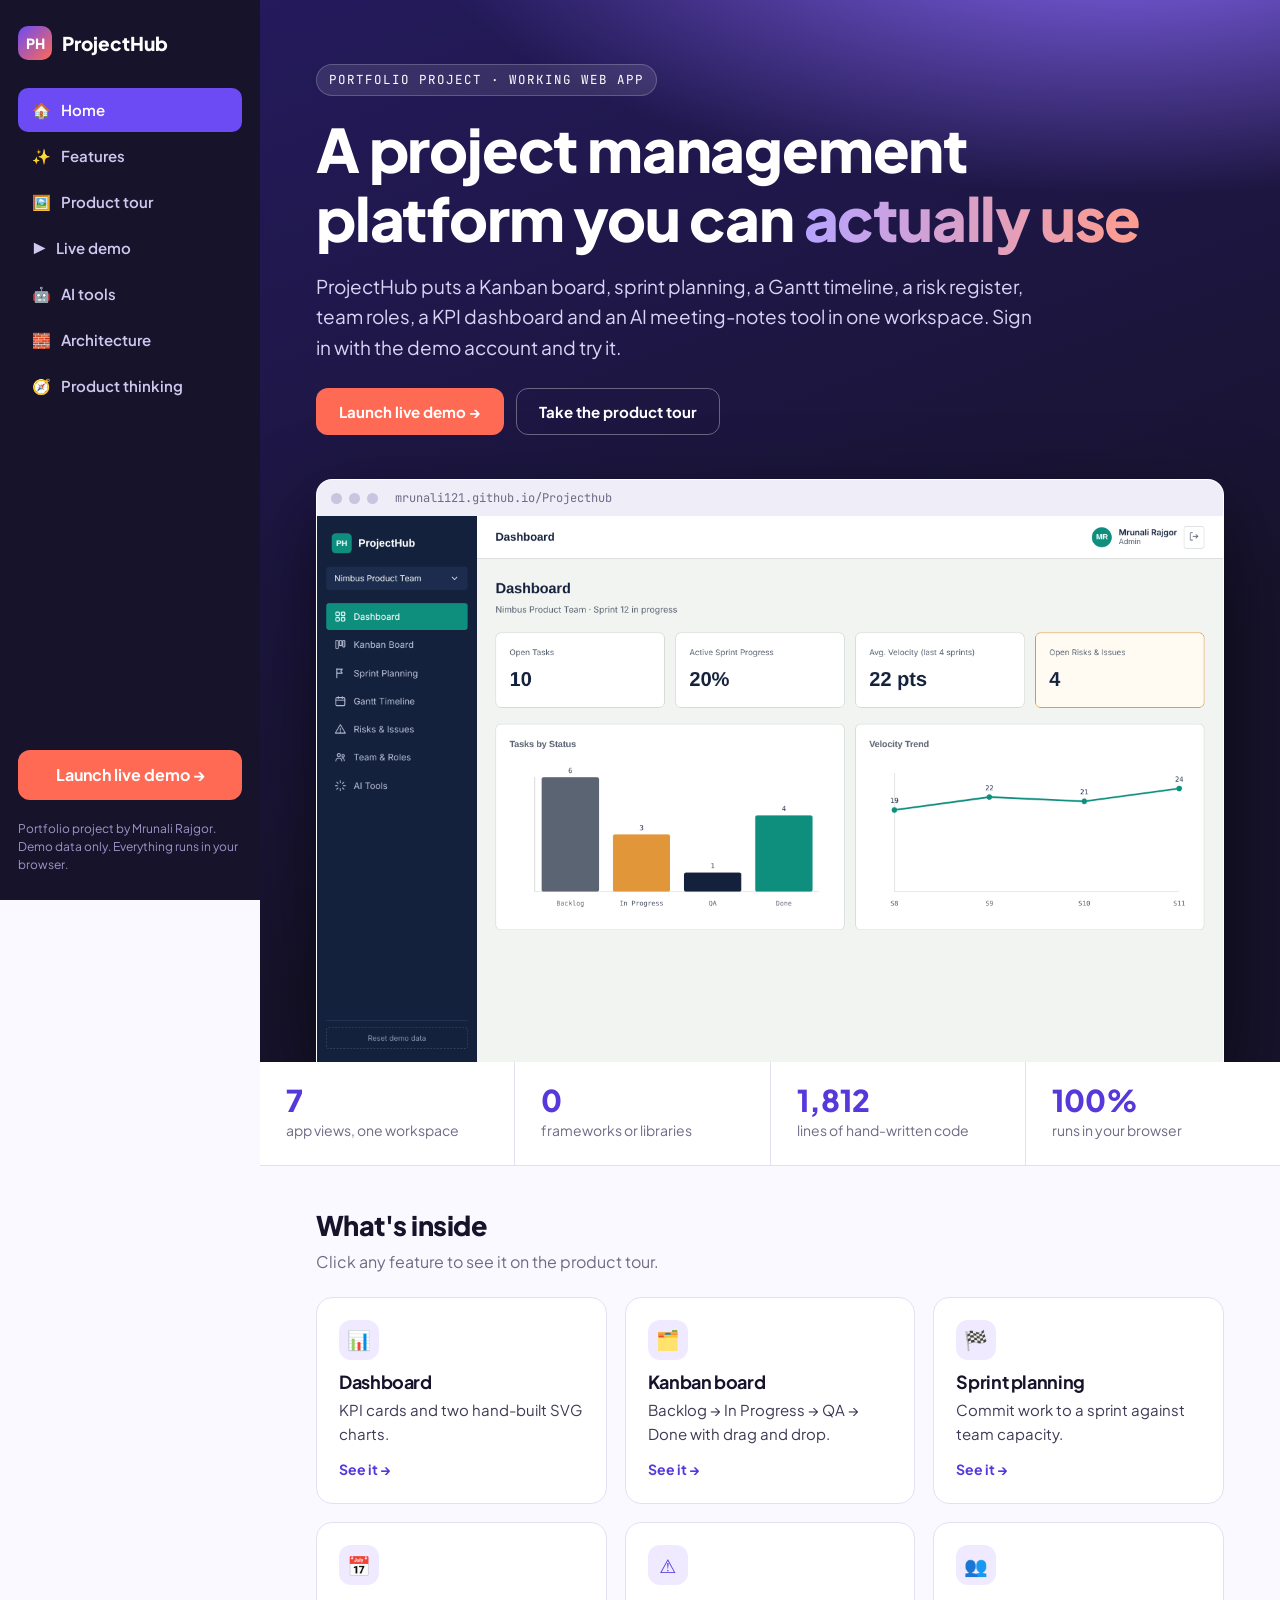
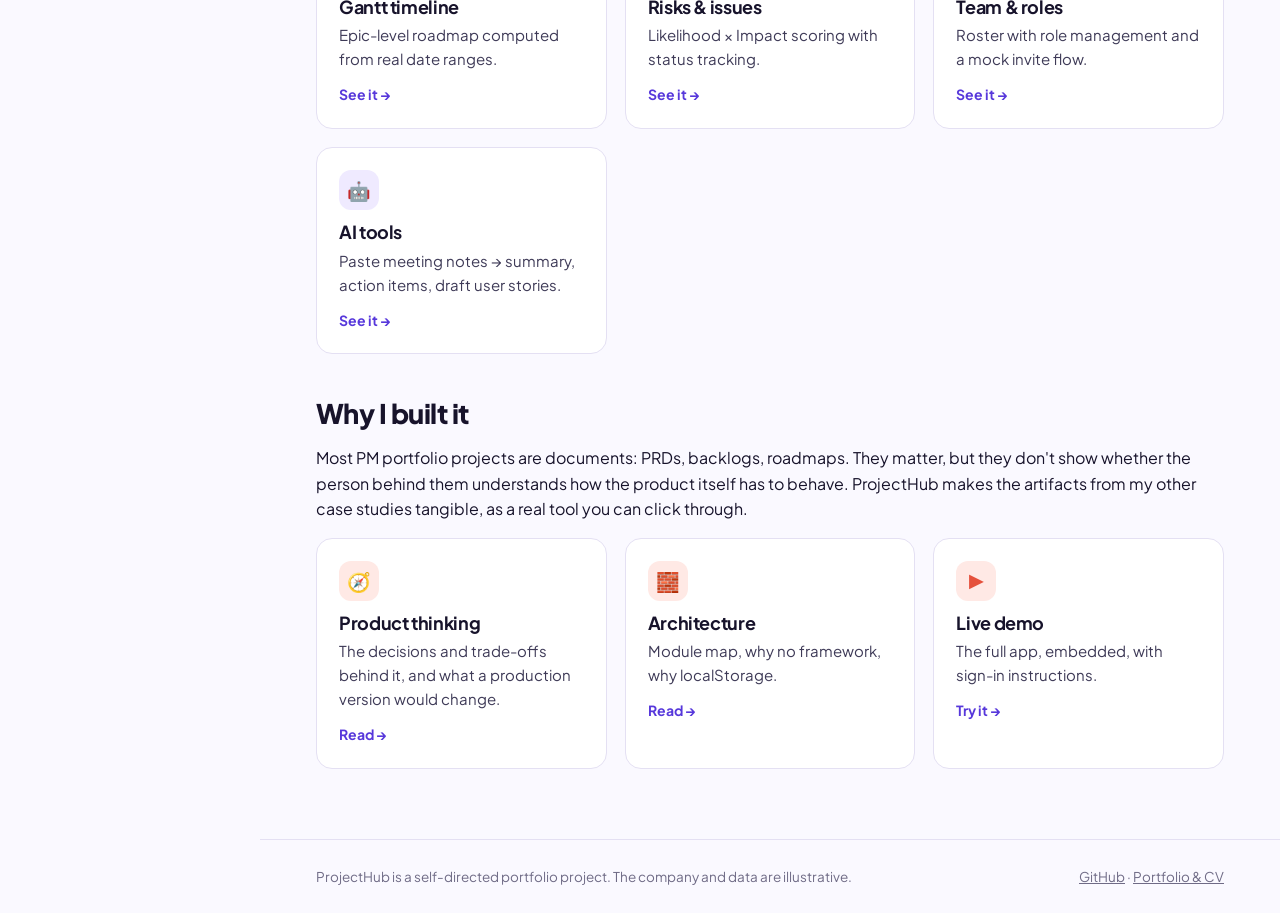
<file: index.html>
<!DOCTYPE html>
<html lang="en">
<head>
<meta charset="UTF-8">
<meta name="viewport" content="width=device-width, initial-scale=1.0">
<title>ProjectHub: AI Project Management Platform</title>
<meta name="description" content="ProjectHub is a working project management app (Kanban, sprints, Gantt, risks, team roles, KPI dashboard, AI meeting summary). Built with plain HTML, CSS and JavaScript.">
<link rel="preconnect" href="https://fonts.googleapis.com">
<link rel="preconnect" href="https://fonts.gstatic.com" crossorigin>
<link href="https://fonts.googleapis.com/css2?family=Plus+Jakarta+Sans:wght@400;500;600;700;800&family=JetBrains+Mono:wght@400;600&display=swap" rel="stylesheet">
<link rel="stylesheet" href="site.css">
</head>
<body>
<div class="shell">
<aside class="side">
  <a class="logo" href="index.html"><i>PH</i>ProjectHub</a>
  <nav aria-label="Site pages"><a href="index.html" aria-current="page"><span aria-hidden="true">🏠</span>Home</a><a href="features.html"><span aria-hidden="true">✨</span>Features</a><a href="tour.html"><span aria-hidden="true">🖼️</span>Product tour</a><a href="demo.html"><span aria-hidden="true">▶️</span>Live demo</a><a href="ai-tools.html"><span aria-hidden="true">🤖</span>AI tools</a><a href="architecture.html"><span aria-hidden="true">🧱</span>Architecture</a><a href="product-thinking.html"><span aria-hidden="true">🧭</span>Product thinking</a></nav>
  <a class="launch" href="app.html">Launch live demo &rarr;</a>
  <div class="meta">Portfolio project by Mrunali Rajgor.<br>Demo data only. Everything runs in your browser.</div>
</aside>
<div class="main">

<section class="hero">
  <span class="kicker">Portfolio project · working web app</span>
  <h1>A project management platform you can <em>actually use</em></h1>
  <p class="lead">ProjectHub puts a Kanban board, sprint planning, a Gantt timeline, a risk register, team roles, a KPI dashboard and an AI meeting-notes tool in one workspace. Sign in with the demo account and try it.</p>
  <div class="cta"><a class="btn coral" href="app.html">Launch live demo &rarr;</a><a class="btn line" href="tour.html">Take the product tour</a></div>
  <div class="frame"><div class="bar"><b></b><b></b><b></b><span>mrunali121.github.io/Projecthub</span></div><img src="shot-dashboard.png" alt="ProjectHub dashboard with KPI cards, tasks-by-status chart and velocity trend"></div>
</section>
<div class="strip"><div><b>7</b><span>app views, one workspace</span></div><div><b>0</b><span>frameworks or libraries</span></div><div><b>1,812</b><span>lines of hand-written code</span></div><div><b>100%</b><span>runs in your browser</span></div></div>
<div class="page">
  <h2>What's inside</h2><p class="section-sub">Click any feature to see it on the product tour.</p>
  <div class="grid"><a class="card" href="tour.html#dashboard"><div class="ico">📊</div><h3>Dashboard</h3><p>KPI cards and two hand-built SVG charts.</p><span class="go">See it &rarr;</span></a><a class="card" href="tour.html#kanban"><div class="ico">🗂️</div><h3>Kanban board</h3><p>Backlog → In Progress → QA → Done with drag and drop.</p><span class="go">See it &rarr;</span></a><a class="card" href="tour.html#sprints"><div class="ico">🏁</div><h3>Sprint planning</h3><p>Commit work to a sprint against team capacity.</p><span class="go">See it &rarr;</span></a><a class="card" href="tour.html#gantt"><div class="ico">📅</div><h3>Gantt timeline</h3><p>Epic-level roadmap computed from real date ranges.</p><span class="go">See it &rarr;</span></a><a class="card" href="tour.html#risks"><div class="ico">⚠️</div><h3>Risks & issues</h3><p>Likelihood × Impact scoring with status tracking.</p><span class="go">See it &rarr;</span></a><a class="card" href="tour.html#team"><div class="ico">👥</div><h3>Team & roles</h3><p>Roster with role management and a mock invite flow.</p><span class="go">See it &rarr;</span></a><a class="card" href="tour.html#ai"><div class="ico">🤖</div><h3>AI tools</h3><p>Paste meeting notes → summary, action items, draft user stories.</p><span class="go">See it &rarr;</span></a></div>
  <h2>Why I built it</h2>
  <p>Most PM portfolio projects are documents: PRDs, backlogs, roadmaps. They matter, but they don't show whether the person behind them understands how the product itself has to behave. ProjectHub makes the artifacts from my other case studies tangible, as a real tool you can click through.</p>
  <div class="grid">
    <a class="card coral" href="product-thinking.html"><div class="ico">🧭</div><h3>Product thinking</h3><p>The decisions and trade-offs behind it, and what a production version would change.</p><span class="go">Read &rarr;</span></a>
    <a class="card coral" href="architecture.html"><div class="ico">🧱</div><h3>Architecture</h3><p>Module map, why no framework, why localStorage.</p><span class="go">Read &rarr;</span></a>
    <a class="card coral" href="demo.html"><div class="ico">▶️</div><h3>Live demo</h3><p>The full app, embedded, with sign-in instructions.</p><span class="go">Try it &rarr;</span></a>
  </div>
</div>

<footer><span>ProjectHub is a self-directed portfolio project. The company and data are illustrative.</span>
<span><a href="https://github.com/Mrunali121/projecthub" target="_blank" rel="noopener">GitHub</a> · <a href="https://mrunali121.github.io/" target="_blank" rel="noopener">Portfolio &amp; CV</a></span></footer>
</div>
</div>
</body>
</html>
</file>
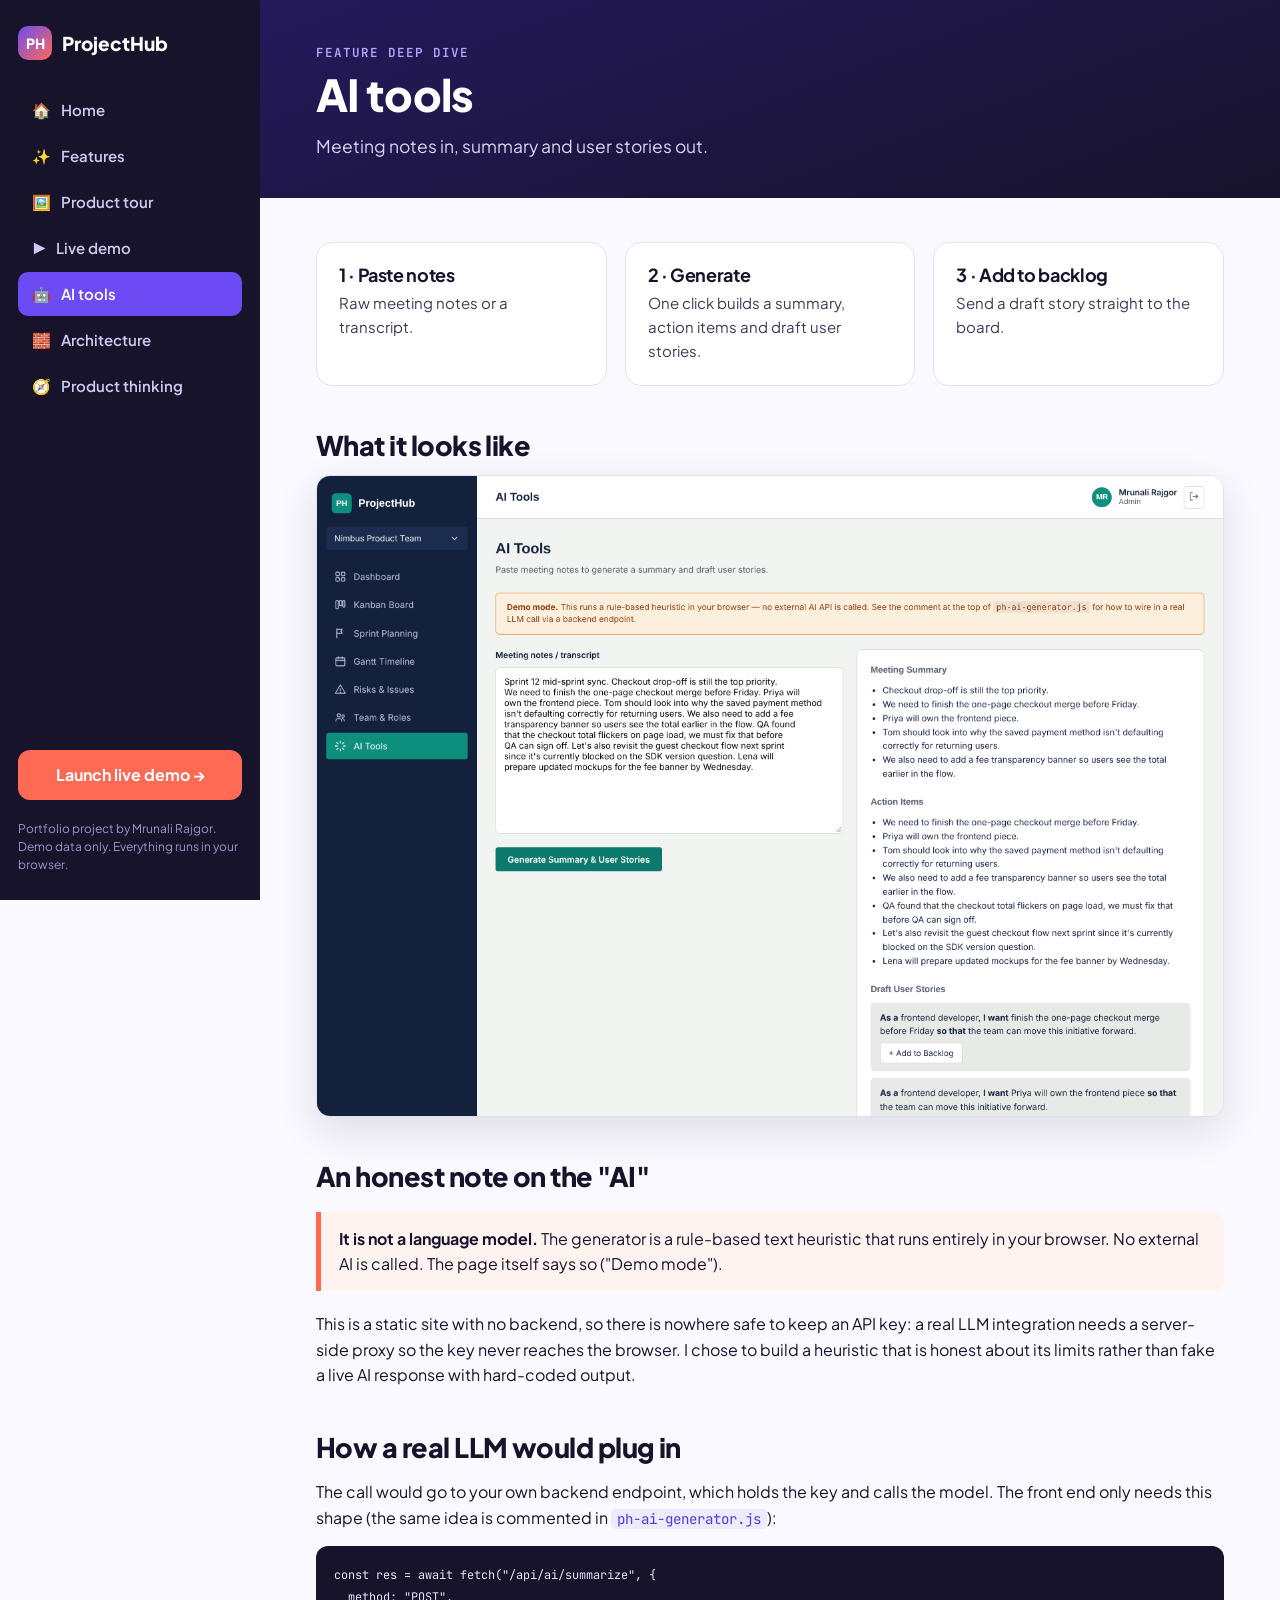
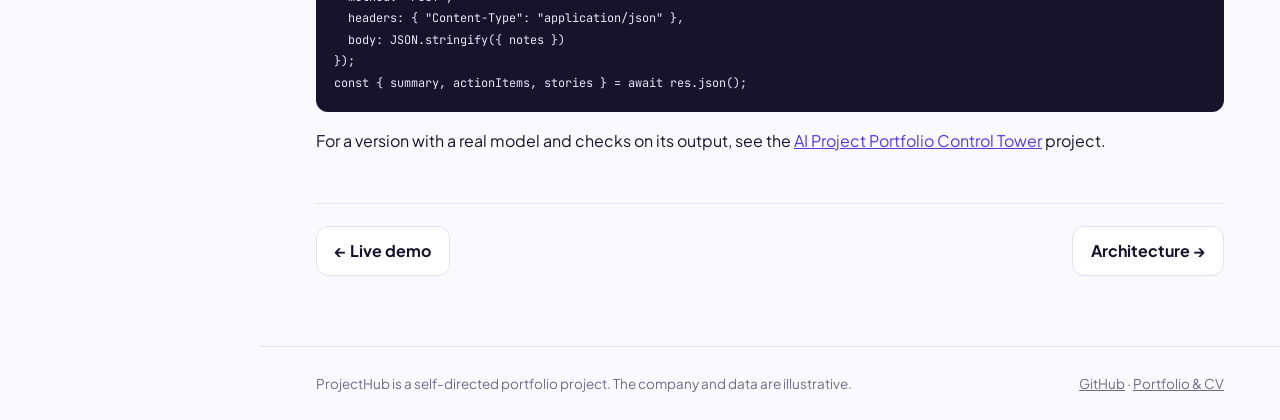
<file: ai-tools.html>
<!DOCTYPE html>
<html lang="en">
<head>
<meta charset="UTF-8">
<meta name="viewport" content="width=device-width, initial-scale=1.0">
<title>AI tools | ProjectHub</title>
<meta name="description" content="ProjectHub is a working project management app (Kanban, sprints, Gantt, risks, team roles, KPI dashboard, AI meeting summary). Built with plain HTML, CSS and JavaScript.">
<link rel="preconnect" href="https://fonts.googleapis.com">
<link rel="preconnect" href="https://fonts.gstatic.com" crossorigin>
<link href="https://fonts.googleapis.com/css2?family=Plus+Jakarta+Sans:wght@400;500;600;700;800&family=JetBrains+Mono:wght@400;600&display=swap" rel="stylesheet">
<link rel="stylesheet" href="site.css">
</head>
<body>
<div class="shell">
<aside class="side">
  <a class="logo" href="index.html"><i>PH</i>ProjectHub</a>
  <nav aria-label="Site pages"><a href="index.html"><span aria-hidden="true">🏠</span>Home</a><a href="features.html"><span aria-hidden="true">✨</span>Features</a><a href="tour.html"><span aria-hidden="true">🖼️</span>Product tour</a><a href="demo.html"><span aria-hidden="true">▶️</span>Live demo</a><a href="ai-tools.html" aria-current="page"><span aria-hidden="true">🤖</span>AI tools</a><a href="architecture.html"><span aria-hidden="true">🧱</span>Architecture</a><a href="product-thinking.html"><span aria-hidden="true">🧭</span>Product thinking</a></nav>
  <a class="launch" href="app.html">Launch live demo &rarr;</a>
  <div class="meta">Portfolio project by Mrunali Rajgor.<br>Demo data only. Everything runs in your browser.</div>
</aside>
<div class="main">
<header class="pagehead"><div class="kicker">Feature deep dive</div><h1>AI tools</h1><p>Meeting notes in, summary and user stories out.</p></header><div class="page"><div class="grid"><div class="card"><h3>1 · Paste notes</h3><p>Raw meeting notes or a transcript.</p></div><div class="card"><h3>2 · Generate</h3><p>One click builds a summary, action items and draft user stories.</p></div><div class="card"><h3>3 · Add to backlog</h3><p>Send a draft story straight to the board.</p></div></div><h2>What it looks like</h2><a class="shot" href="shot-ai.png" target="_blank" rel="noopener"><img src="shot-ai.png" alt="AI tools screen with meeting notes and generated summary, action items and user stories" loading="lazy"></a><h2>An honest note on the "AI"</h2><div class="note"><strong>It is not a language model.</strong> The generator is a rule-based text heuristic that runs entirely in your browser. No external AI is called. The page itself says so ("Demo mode").</div><p>This is a static site with no backend, so there is nowhere safe to keep an API key: a real LLM integration needs a server-side proxy so the key never reaches the browser. I chose to build a heuristic that is honest about its limits rather than fake a live AI response with hard-coded output.</p><h2>How a real LLM would plug in</h2><p>The call would go to your own backend endpoint, which holds the key and calls the model. The front end only needs this shape (the same idea is commented in <code>ph-ai-generator.js</code>):</p><pre><code>const res = await fetch("/api/ai/summarize", {
  method: "POST",
  headers: { "Content-Type": "application/json" },
  body: JSON.stringify({ notes })
});
const { summary, actionItems, stories } = await res.json();</code></pre><p>For a version with a real model and checks on its output, see the <a href="https://mrunali121.github.io/ai-portfolio-control-tower/">AI Project Portfolio Control Tower</a> project.</p><div class="pager"><a href="demo.html">&larr; Live demo</a><a href="architecture.html">Architecture &rarr;</a></div></div>
<footer><span>ProjectHub is a self-directed portfolio project. The company and data are illustrative.</span>
<span><a href="https://github.com/Mrunali121/projecthub" target="_blank" rel="noopener">GitHub</a> · <a href="https://mrunali121.github.io/" target="_blank" rel="noopener">Portfolio &amp; CV</a></span></footer>
</div>
</div>
</body>
</html>
</file>
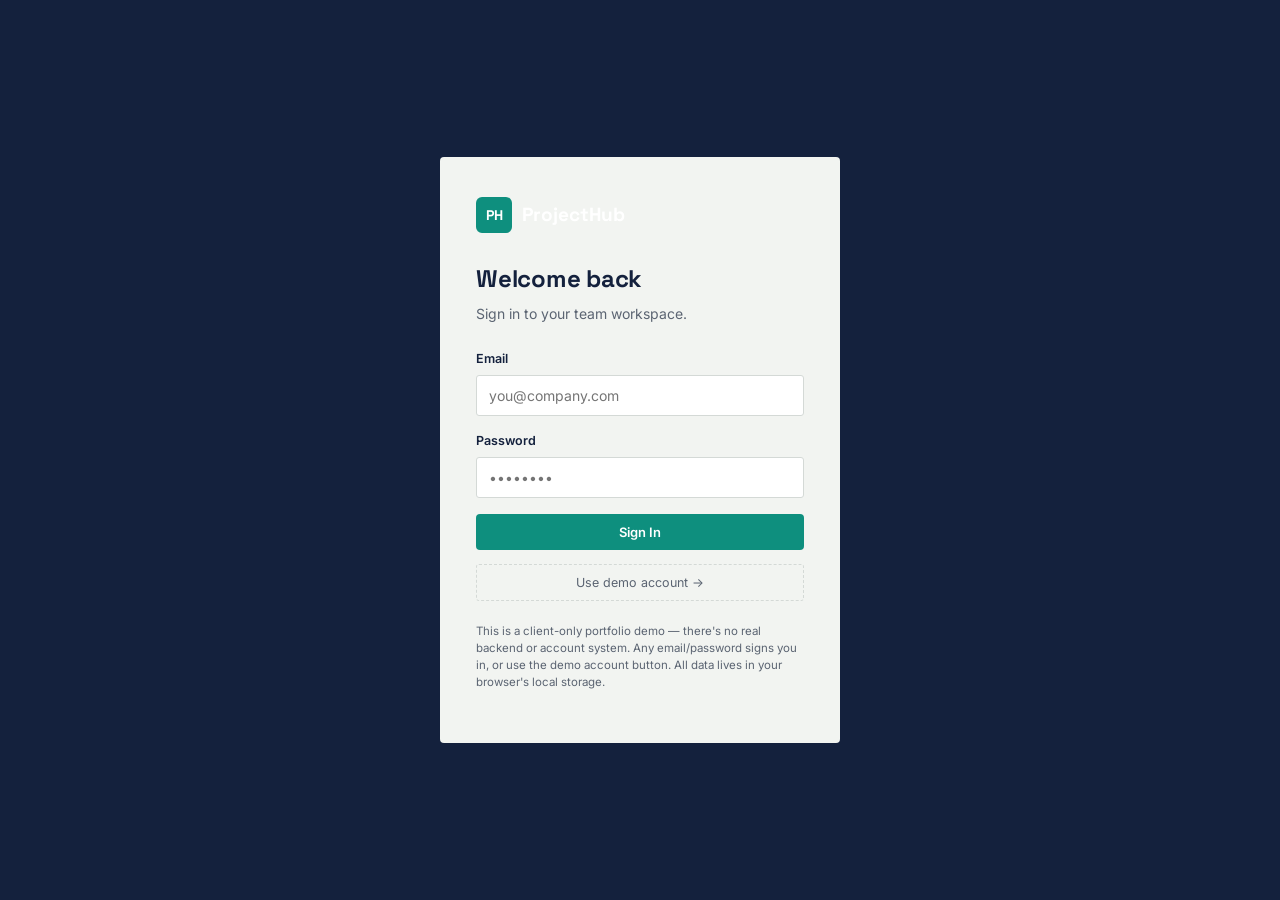
<file: app.html>
<!DOCTYPE html>
<html lang="en">
<head>
<meta charset="UTF-8">
<meta name="viewport" content="width=device-width, initial-scale=1.0">
<title>ProjectHub — AI Project Management Platform</title>
<meta name="description" content="ProjectHub — a working project management platform demo: Kanban, sprints, Gantt timeline, risk tracking, team roles, KPI dashboard, and an AI meeting-summary tool.">
<link rel="preconnect" href="https://fonts.googleapis.com">
<link rel="preconnect" href="https://fonts.gstatic.com" crossorigin>
<link href="https://fonts.googleapis.com/css2?family=Space+Grotesk:wght@400;500;600;700&family=Inter:wght@400;500;600&family=IBM+Plex+Mono:wght@400;500;600&display=swap" rel="stylesheet">
<link rel="stylesheet" href="app.css">
</head>
<body>

<!-- ============== LOGIN SCREEN ============== -->
<div id="login-screen" class="login-screen">
  <div class="login-card">
    <div class="login-brand">
      <span class="brand-mark">PH</span>
      <span class="brand-name">ProjectHub</span>
    </div>
    <h1>Welcome back</h1>
    <p class="login-sub">Sign in to your team workspace.</p>

    <div id="login-error" class="login-error" hidden></div>

    <form id="login-form" class="login-form">
      <label for="login-email">Email</label>
      <input type="email" id="login-email" placeholder="you@company.com" autocomplete="username">

      <label for="login-password">Password</label>
      <input type="password" id="login-password" placeholder="••••••••" autocomplete="current-password">

      <button type="submit" class="btn-primary btn-full">Sign In</button>
    </form>

    <button id="demo-login-btn" class="login-demo">Use demo account →</button>

    <p class="login-footnote">
      This is a client-only portfolio demo — there's no real backend or account
      system. Any email/password signs you in, or use the demo account button.
      All data lives in your browser's local storage.
    </p>
  </div>
</div>

<!-- ============== APP SHELL (built by app.js) ============== -->
<div id="app-shell" hidden></div>

<script src="ph-data.js"></script>
<script src="ph-auth.js"></script>
<script src="ph-kanban.js"></script>
<script src="ph-sprints.js"></script>
<script src="ph-gantt.js"></script>
<script src="ph-risks.js"></script>
<script src="ph-team.js"></script>
<script src="ph-dashboard.js"></script>
<script src="ph-ai-generator.js"></script>
<script src="ph-app.js"></script>
</body>
</html>
</file>
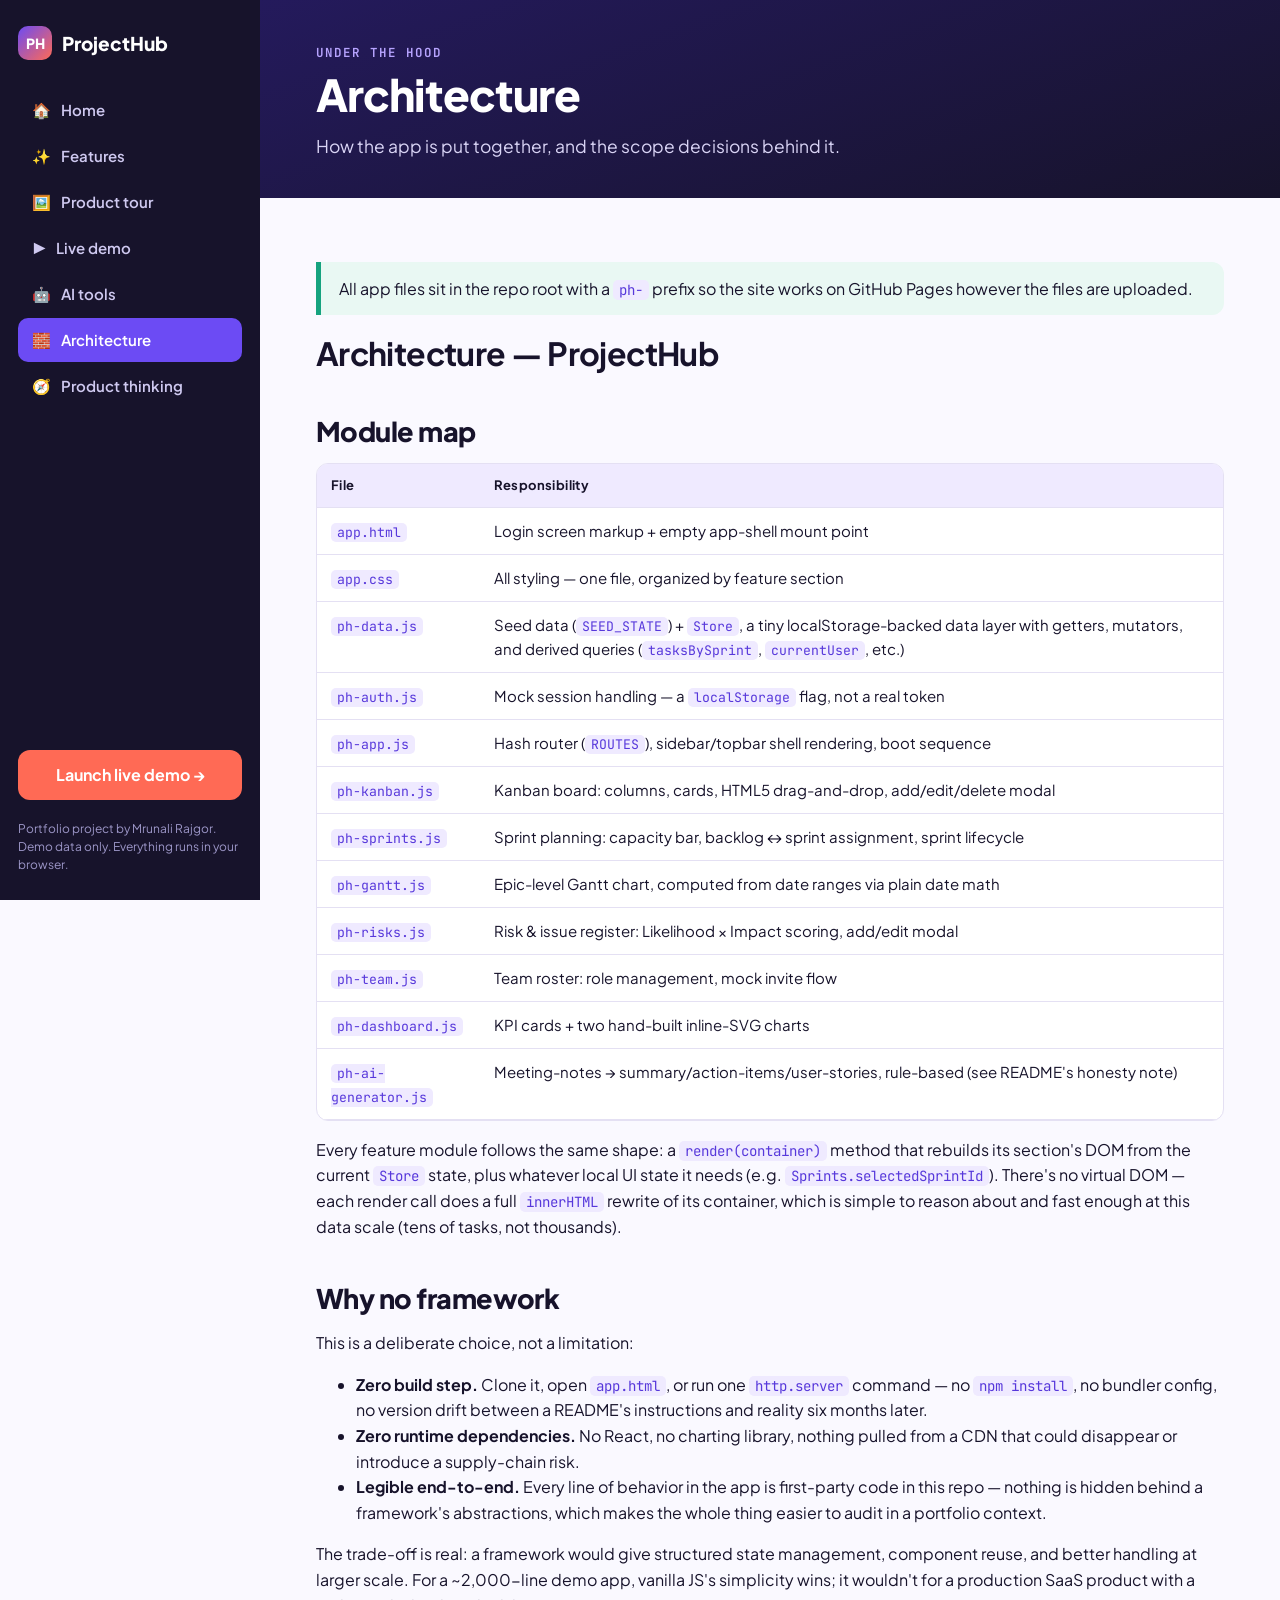
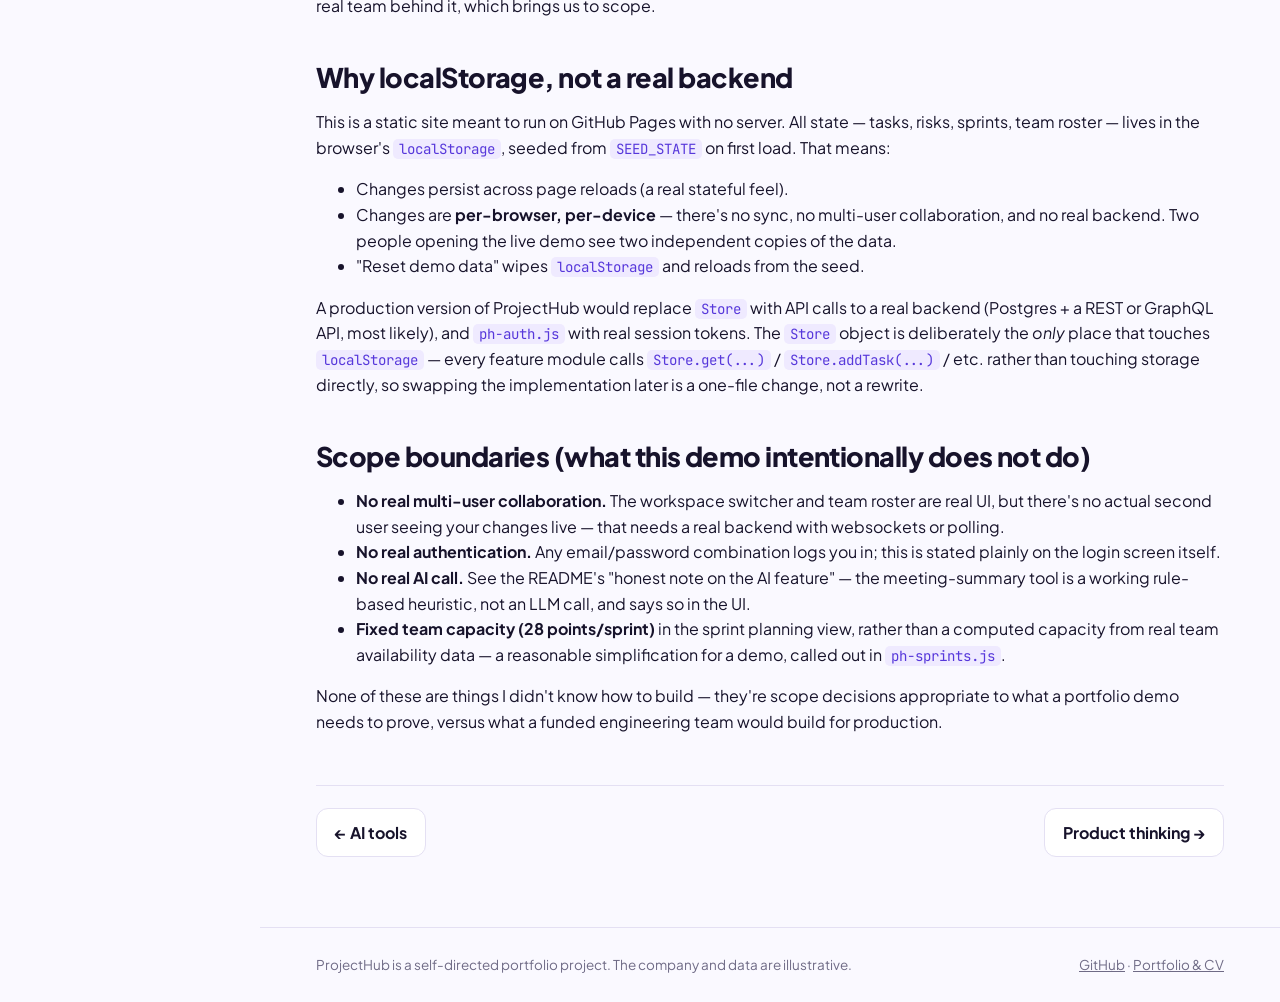
<file: architecture.html>
<!DOCTYPE html>
<html lang="en">
<head>
<meta charset="UTF-8">
<meta name="viewport" content="width=device-width, initial-scale=1.0">
<title>Architecture | ProjectHub</title>
<meta name="description" content="ProjectHub is a working project management app (Kanban, sprints, Gantt, risks, team roles, KPI dashboard, AI meeting summary). Built with plain HTML, CSS and JavaScript.">
<link rel="preconnect" href="https://fonts.googleapis.com">
<link rel="preconnect" href="https://fonts.gstatic.com" crossorigin>
<link href="https://fonts.googleapis.com/css2?family=Plus+Jakarta+Sans:wght@400;500;600;700;800&family=JetBrains+Mono:wght@400;600&display=swap" rel="stylesheet">
<link rel="stylesheet" href="site.css">
</head>
<body>
<div class="shell">
<aside class="side">
  <a class="logo" href="index.html"><i>PH</i>ProjectHub</a>
  <nav aria-label="Site pages"><a href="index.html"><span aria-hidden="true">🏠</span>Home</a><a href="features.html"><span aria-hidden="true">✨</span>Features</a><a href="tour.html"><span aria-hidden="true">🖼️</span>Product tour</a><a href="demo.html"><span aria-hidden="true">▶️</span>Live demo</a><a href="ai-tools.html"><span aria-hidden="true">🤖</span>AI tools</a><a href="architecture.html" aria-current="page"><span aria-hidden="true">🧱</span>Architecture</a><a href="product-thinking.html"><span aria-hidden="true">🧭</span>Product thinking</a></nav>
  <a class="launch" href="app.html">Launch live demo &rarr;</a>
  <div class="meta">Portfolio project by Mrunali Rajgor.<br>Demo data only. Everything runs in your browser.</div>
</aside>
<div class="main">
<header class="pagehead"><div class="kicker">Under the hood</div><h1>Architecture</h1><p>How the app is put together, and the scope decisions behind it.</p></header><div class="page"><div class="note ok">All app files sit in the repo root with a <code>ph-</code> prefix so the site works on GitHub Pages however the files are uploaded.</div><h1>Architecture — ProjectHub</h1>
<h2>Module map</h2>
<table>
<thead>
<tr>
<th>File</th>
<th>Responsibility</th>
</tr>
</thead>
<tbody>
<tr>
<td><code>app.html</code></td>
<td>Login screen markup + empty app-shell mount point</td>
</tr>
<tr>
<td><code>app.css</code></td>
<td>All styling — one file, organized by feature section</td>
</tr>
<tr>
<td><code>ph-data.js</code></td>
<td>Seed data (<code>SEED_STATE</code>) + <code>Store</code>, a tiny localStorage-backed data layer with getters, mutators, and derived queries (<code>tasksBySprint</code>, <code>currentUser</code>, etc.)</td>
</tr>
<tr>
<td><code>ph-auth.js</code></td>
<td>Mock session handling — a <code>localStorage</code> flag, not a real token</td>
</tr>
<tr>
<td><code>ph-app.js</code></td>
<td>Hash router (<code>ROUTES</code>), sidebar/topbar shell rendering, boot sequence</td>
</tr>
<tr>
<td><code>ph-kanban.js</code></td>
<td>Kanban board: columns, cards, HTML5 drag-and-drop, add/edit/delete modal</td>
</tr>
<tr>
<td><code>ph-sprints.js</code></td>
<td>Sprint planning: capacity bar, backlog ↔ sprint assignment, sprint lifecycle</td>
</tr>
<tr>
<td><code>ph-gantt.js</code></td>
<td>Epic-level Gantt chart, computed from date ranges via plain date math</td>
</tr>
<tr>
<td><code>ph-risks.js</code></td>
<td>Risk &amp; issue register: Likelihood × Impact scoring, add/edit modal</td>
</tr>
<tr>
<td><code>ph-team.js</code></td>
<td>Team roster: role management, mock invite flow</td>
</tr>
<tr>
<td><code>ph-dashboard.js</code></td>
<td>KPI cards + two hand-built inline-SVG charts</td>
</tr>
<tr>
<td><code>ph-ai-generator.js</code></td>
<td>Meeting-notes → summary/action-items/user-stories, rule-based (see README's honesty note)</td>
</tr>
</tbody>
</table>
<p>Every feature module follows the same shape: a <code>render(container)</code> method
that rebuilds its section's DOM from the current <code>Store</code> state, plus
whatever local UI state it needs (e.g. <code>Sprints.selectedSprintId</code>). There's
no virtual DOM — each render call does a full <code>innerHTML</code> rewrite of its
container, which is simple to reason about and fast enough at this data
scale (tens of tasks, not thousands).</p>
<h2>Why no framework</h2>
<p>This is a deliberate choice, not a limitation:</p>
<ul>
<li><strong>Zero build step.</strong> Clone it, open <code>app.html</code>, or run one <code>http.server</code>
  command — no <code>npm install</code>, no bundler config, no version drift between a
  README's instructions and reality six months later.</li>
<li><strong>Zero runtime dependencies.</strong> No React, no charting library, nothing
  pulled from a CDN that could disappear or introduce a supply-chain risk.</li>
<li><strong>Legible end-to-end.</strong> Every line of behavior in the app is first-party
  code in this repo — nothing is hidden behind a framework's abstractions,
  which makes the whole thing easier to audit in a portfolio context.</li>
</ul>
<p>The trade-off is real: a framework would give structured state management,
component reuse, and better handling at larger scale. For a ~2,000-line
demo app, vanilla JS's simplicity wins; it wouldn't for a production SaaS
product with a real team behind it, which brings us to scope.</p>
<h2>Why localStorage, not a real backend</h2>
<p>This is a static site meant to run on GitHub Pages with no server. All
state — tasks, risks, sprints, team roster — lives in the browser's
<code>localStorage</code>, seeded from <code>SEED_STATE</code> on first load. That means:</p>
<ul>
<li>Changes persist across page reloads (a real stateful feel).</li>
<li>Changes are <strong>per-browser, per-device</strong> — there's no sync, no multi-user
  collaboration, and no real backend. Two people opening the live demo see
  two independent copies of the data.</li>
<li>"Reset demo data" wipes <code>localStorage</code> and reloads from the seed.</li>
</ul>
<p>A production version of ProjectHub would replace <code>Store</code> with API calls to
a real backend (Postgres + a REST or GraphQL API, most likely), and
<code>ph-auth.js</code> with real session tokens. The <code>Store</code> object is deliberately the
<em>only</em> place that touches <code>localStorage</code> — every feature module calls
<code>Store.get(...)</code> / <code>Store.addTask(...)</code> / etc. rather than touching storage
directly, so swapping the implementation later is a one-file change, not a
rewrite.</p>
<h2>Scope boundaries (what this demo intentionally does not do)</h2>
<ul>
<li><strong>No real multi-user collaboration.</strong> The workspace switcher and team
  roster are real UI, but there's no actual second user seeing your
  changes live — that needs a real backend with websockets or polling.</li>
<li><strong>No real authentication.</strong> Any email/password combination logs you in;
  this is stated plainly on the login screen itself.</li>
<li><strong>No real AI call.</strong> See the README's "honest note on the AI feature" —
  the meeting-summary tool is a working rule-based heuristic, not an LLM
  call, and says so in the UI.</li>
<li><strong>Fixed team capacity (28 points/sprint)</strong> in the sprint planning view,
  rather than a computed capacity from real team availability data — a
  reasonable simplification for a demo, called out in <code>ph-sprints.js</code>.</li>
</ul>
<p>None of these are things I didn't know how to build — they're scope
decisions appropriate to what a portfolio demo needs to prove, versus what
a funded engineering team would build for production.</p><div class="pager"><a href="ai-tools.html">&larr; AI tools</a><a href="product-thinking.html">Product thinking &rarr;</a></div></div>
<footer><span>ProjectHub is a self-directed portfolio project. The company and data are illustrative.</span>
<span><a href="https://github.com/Mrunali121/projecthub" target="_blank" rel="noopener">GitHub</a> · <a href="https://mrunali121.github.io/" target="_blank" rel="noopener">Portfolio &amp; CV</a></span></footer>
</div>
</div>
</body>
</html>
</file>
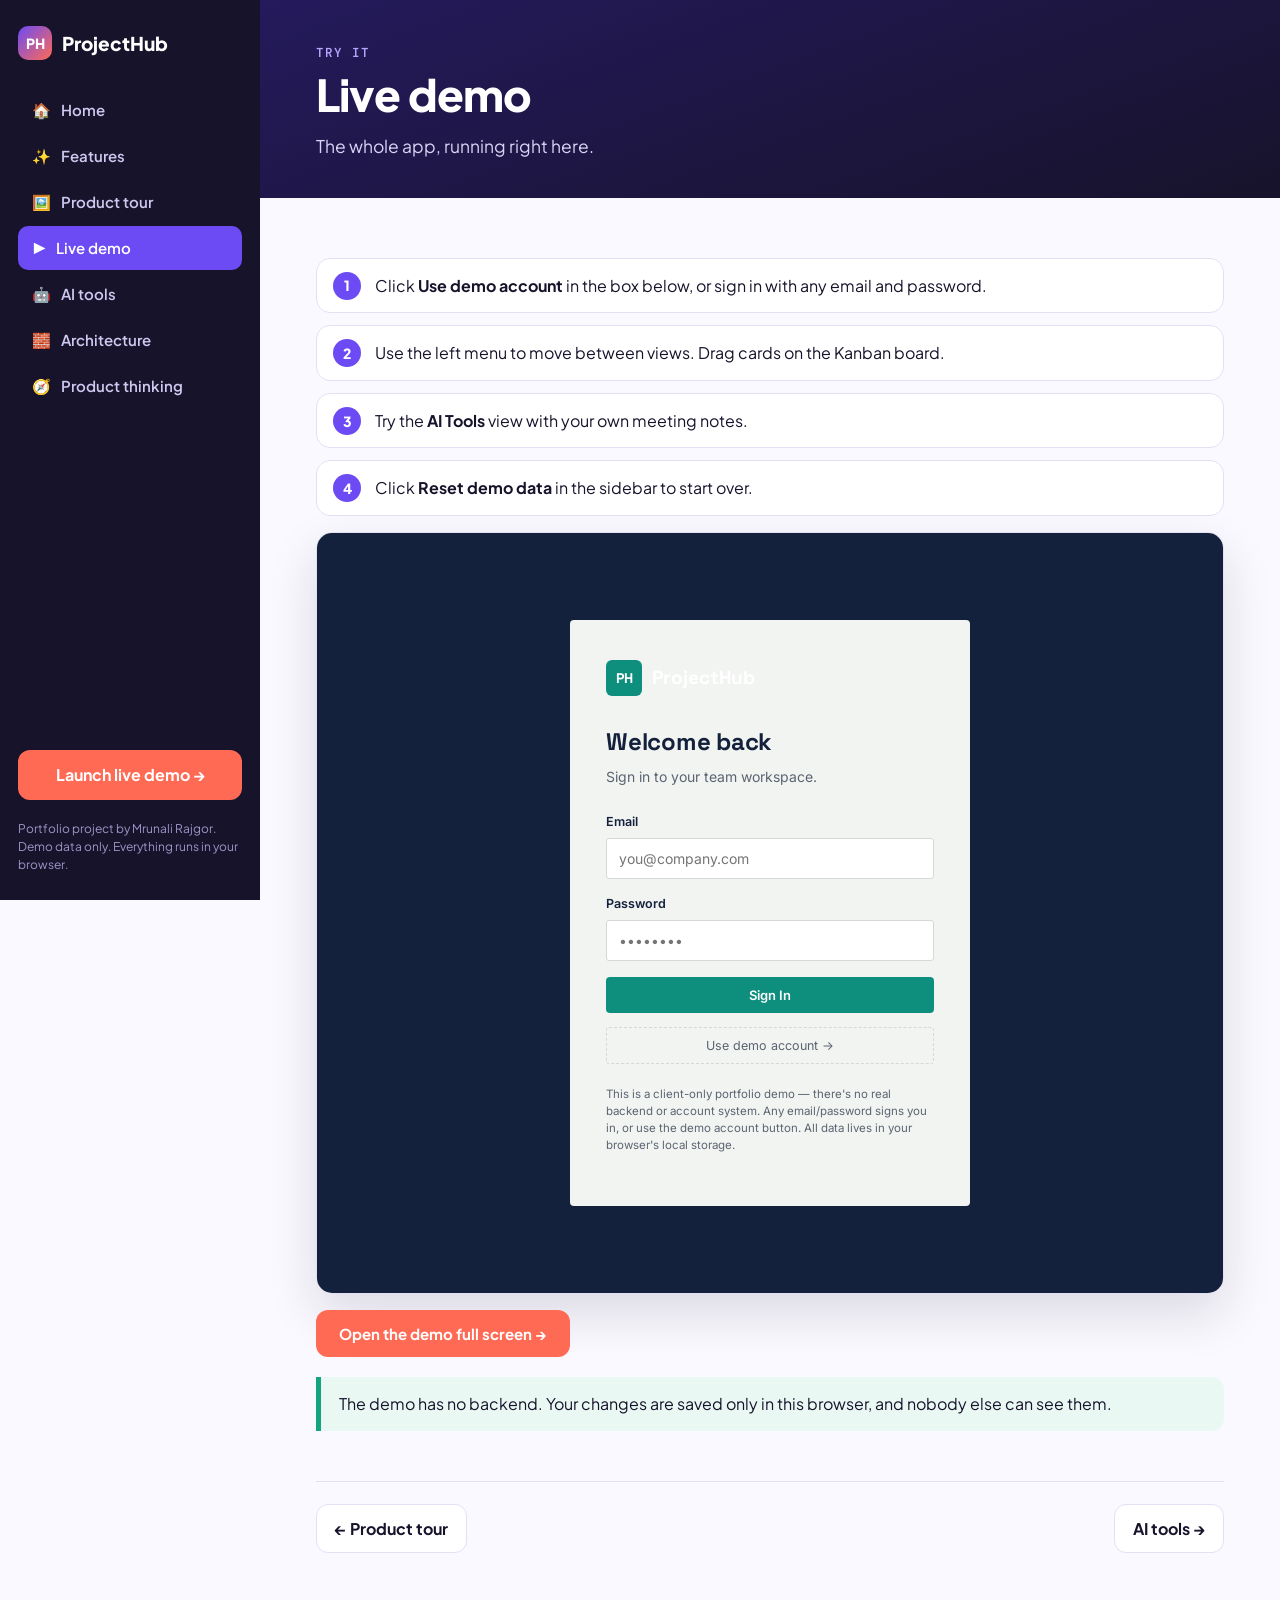
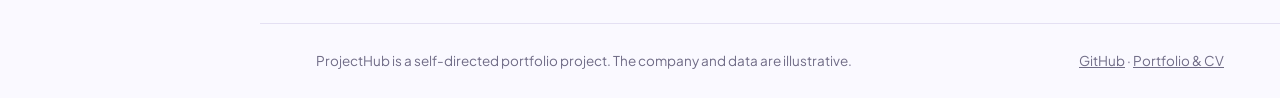
<file: demo.html>
<!DOCTYPE html>
<html lang="en">
<head>
<meta charset="UTF-8">
<meta name="viewport" content="width=device-width, initial-scale=1.0">
<title>Live demo | ProjectHub</title>
<meta name="description" content="ProjectHub is a working project management app (Kanban, sprints, Gantt, risks, team roles, KPI dashboard, AI meeting summary). Built with plain HTML, CSS and JavaScript.">
<link rel="preconnect" href="https://fonts.googleapis.com">
<link rel="preconnect" href="https://fonts.gstatic.com" crossorigin>
<link href="https://fonts.googleapis.com/css2?family=Plus+Jakarta+Sans:wght@400;500;600;700;800&family=JetBrains+Mono:wght@400;600&display=swap" rel="stylesheet">
<link rel="stylesheet" href="site.css">
</head>
<body>
<div class="shell">
<aside class="side">
  <a class="logo" href="index.html"><i>PH</i>ProjectHub</a>
  <nav aria-label="Site pages"><a href="index.html"><span aria-hidden="true">🏠</span>Home</a><a href="features.html"><span aria-hidden="true">✨</span>Features</a><a href="tour.html"><span aria-hidden="true">🖼️</span>Product tour</a><a href="demo.html" aria-current="page"><span aria-hidden="true">▶️</span>Live demo</a><a href="ai-tools.html"><span aria-hidden="true">🤖</span>AI tools</a><a href="architecture.html"><span aria-hidden="true">🧱</span>Architecture</a><a href="product-thinking.html"><span aria-hidden="true">🧭</span>Product thinking</a></nav>
  <a class="launch" href="app.html">Launch live demo &rarr;</a>
  <div class="meta">Portfolio project by Mrunali Rajgor.<br>Demo data only. Everything runs in your browser.</div>
</aside>
<div class="main">
<header class="pagehead"><div class="kicker">Try it</div><h1>Live demo</h1><p>The whole app, running right here.</p></header><div class="page"><ol class="steps"><li>Click <strong>Use demo account</strong> in the box below, or sign in with any email and password.</li><li>Use the left menu to move between views. Drag cards on the Kanban board.</li><li>Try the <strong>AI Tools</strong> view with your own meeting notes.</li><li>Click <strong>Reset demo data</strong> in the sidebar to start over.</li></ol><div class="demo"><iframe src="app.html" title="ProjectHub live demo" loading="lazy"></iframe></div><p><a class="btn coral" href="app.html">Open the demo full screen &rarr;</a></p><div class="note ok">The demo has no backend. Your changes are saved only in this browser, and nobody else can see them.</div><div class="pager"><a href="tour.html">&larr; Product tour</a><a href="ai-tools.html">AI tools &rarr;</a></div></div>
<footer><span>ProjectHub is a self-directed portfolio project. The company and data are illustrative.</span>
<span><a href="https://github.com/Mrunali121/projecthub" target="_blank" rel="noopener">GitHub</a> · <a href="https://mrunali121.github.io/" target="_blank" rel="noopener">Portfolio &amp; CV</a></span></footer>
</div>
</div>
</body>
</html>
</file>
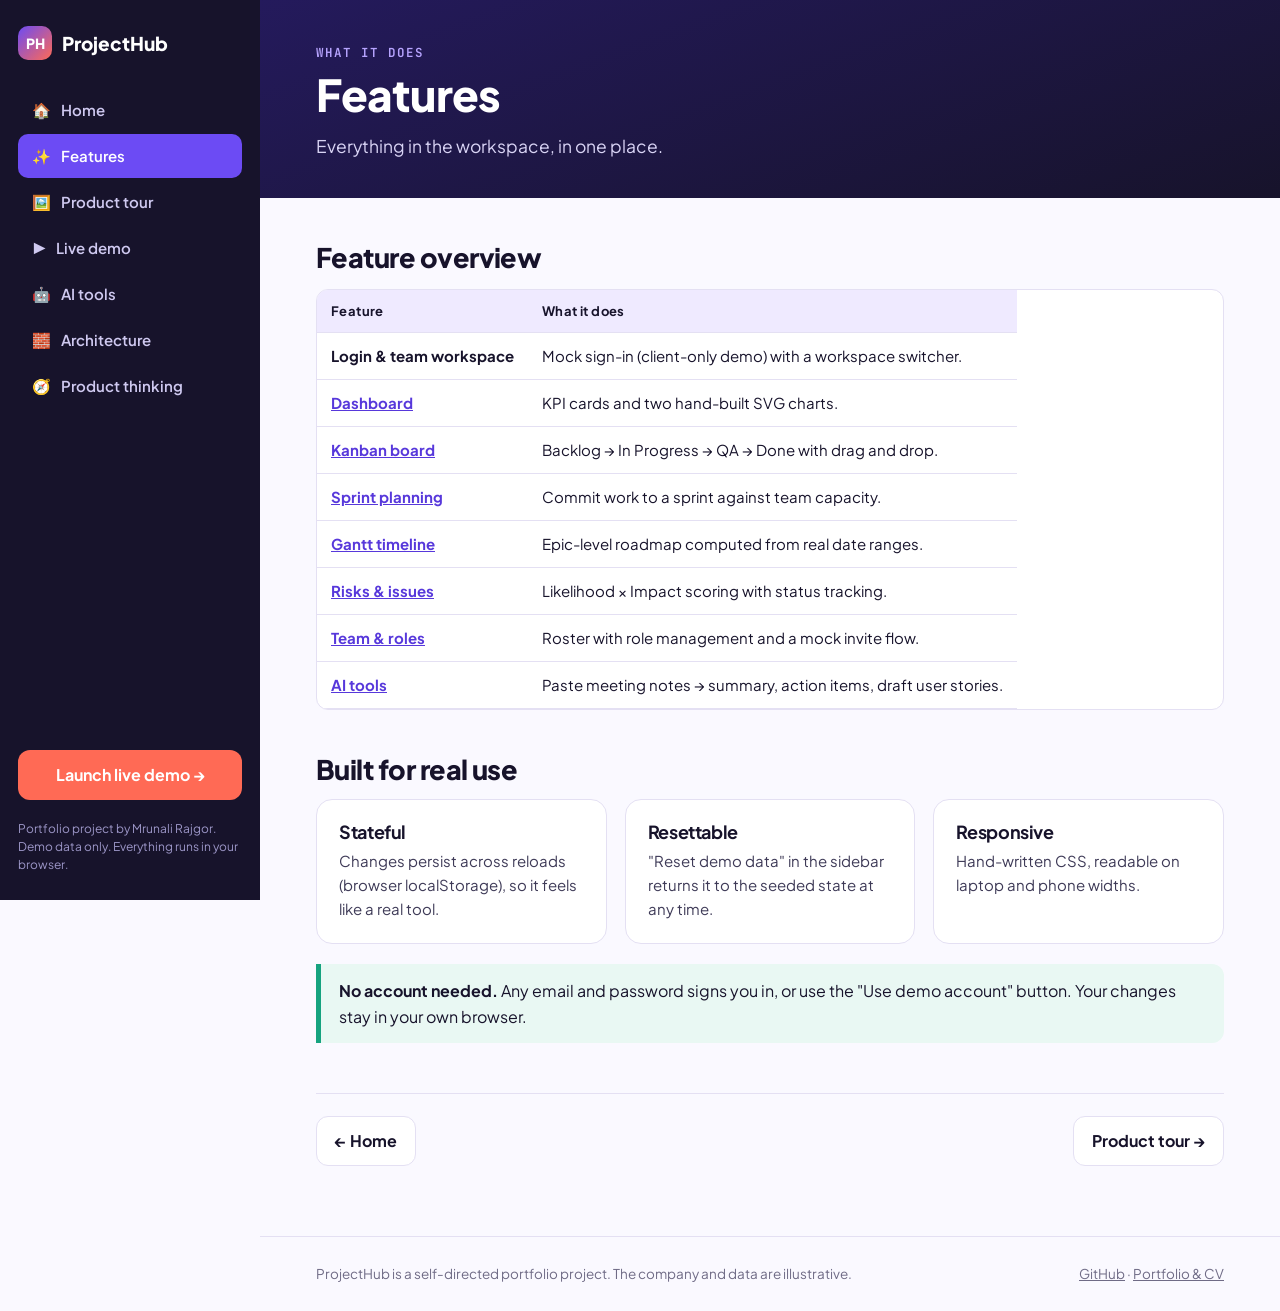
<file: features.html>
<!DOCTYPE html>
<html lang="en">
<head>
<meta charset="UTF-8">
<meta name="viewport" content="width=device-width, initial-scale=1.0">
<title>Features | ProjectHub</title>
<meta name="description" content="ProjectHub is a working project management app (Kanban, sprints, Gantt, risks, team roles, KPI dashboard, AI meeting summary). Built with plain HTML, CSS and JavaScript.">
<link rel="preconnect" href="https://fonts.googleapis.com">
<link rel="preconnect" href="https://fonts.gstatic.com" crossorigin>
<link href="https://fonts.googleapis.com/css2?family=Plus+Jakarta+Sans:wght@400;500;600;700;800&family=JetBrains+Mono:wght@400;600&display=swap" rel="stylesheet">
<link rel="stylesheet" href="site.css">
</head>
<body>
<div class="shell">
<aside class="side">
  <a class="logo" href="index.html"><i>PH</i>ProjectHub</a>
  <nav aria-label="Site pages"><a href="index.html"><span aria-hidden="true">🏠</span>Home</a><a href="features.html" aria-current="page"><span aria-hidden="true">✨</span>Features</a><a href="tour.html"><span aria-hidden="true">🖼️</span>Product tour</a><a href="demo.html"><span aria-hidden="true">▶️</span>Live demo</a><a href="ai-tools.html"><span aria-hidden="true">🤖</span>AI tools</a><a href="architecture.html"><span aria-hidden="true">🧱</span>Architecture</a><a href="product-thinking.html"><span aria-hidden="true">🧭</span>Product thinking</a></nav>
  <a class="launch" href="app.html">Launch live demo &rarr;</a>
  <div class="meta">Portfolio project by Mrunali Rajgor.<br>Demo data only. Everything runs in your browser.</div>
</aside>
<div class="main">
<header class="pagehead"><div class="kicker">What it does</div><h1>Features</h1><p>Everything in the workspace, in one place.</p></header><div class="page"><h2>Feature overview</h2><table><thead><tr><th>Feature</th><th>What it does</th></tr></thead><tbody><tr><td><strong>Login &amp; team workspace</strong></td><td>Mock sign-in (client-only demo) with a workspace switcher.</td></tr><tr><td><a href="tour.html#dashboard"><strong>Dashboard</strong></a></td><td>KPI cards and two hand-built SVG charts.</td></tr><tr><td><a href="tour.html#kanban"><strong>Kanban board</strong></a></td><td>Backlog → In Progress → QA → Done with drag and drop.</td></tr><tr><td><a href="tour.html#sprints"><strong>Sprint planning</strong></a></td><td>Commit work to a sprint against team capacity.</td></tr><tr><td><a href="tour.html#gantt"><strong>Gantt timeline</strong></a></td><td>Epic-level roadmap computed from real date ranges.</td></tr><tr><td><a href="tour.html#risks"><strong>Risks & issues</strong></a></td><td>Likelihood × Impact scoring with status tracking.</td></tr><tr><td><a href="tour.html#team"><strong>Team & roles</strong></a></td><td>Roster with role management and a mock invite flow.</td></tr><tr><td><a href="tour.html#ai"><strong>AI tools</strong></a></td><td>Paste meeting notes → summary, action items, draft user stories.</td></tr></tbody></table><h2>Built for real use</h2><div class="grid"><div class="card"><h3>Stateful</h3><p>Changes persist across reloads (browser localStorage), so it feels like a real tool.</p></div><div class="card"><h3>Resettable</h3><p>"Reset demo data" in the sidebar returns it to the seeded state at any time.</p></div><div class="card"><h3>Responsive</h3><p>Hand-written CSS, readable on laptop and phone widths.</p></div></div><div class="note ok"><strong>No account needed.</strong> Any email and password signs you in, or use the "Use demo account" button. Your changes stay in your own browser.</div><div class="pager"><a href="index.html">&larr; Home</a><a href="tour.html">Product tour &rarr;</a></div></div>
<footer><span>ProjectHub is a self-directed portfolio project. The company and data are illustrative.</span>
<span><a href="https://github.com/Mrunali121/projecthub" target="_blank" rel="noopener">GitHub</a> · <a href="https://mrunali121.github.io/" target="_blank" rel="noopener">Portfolio &amp; CV</a></span></footer>
</div>
</div>
</body>
</html>
</file>
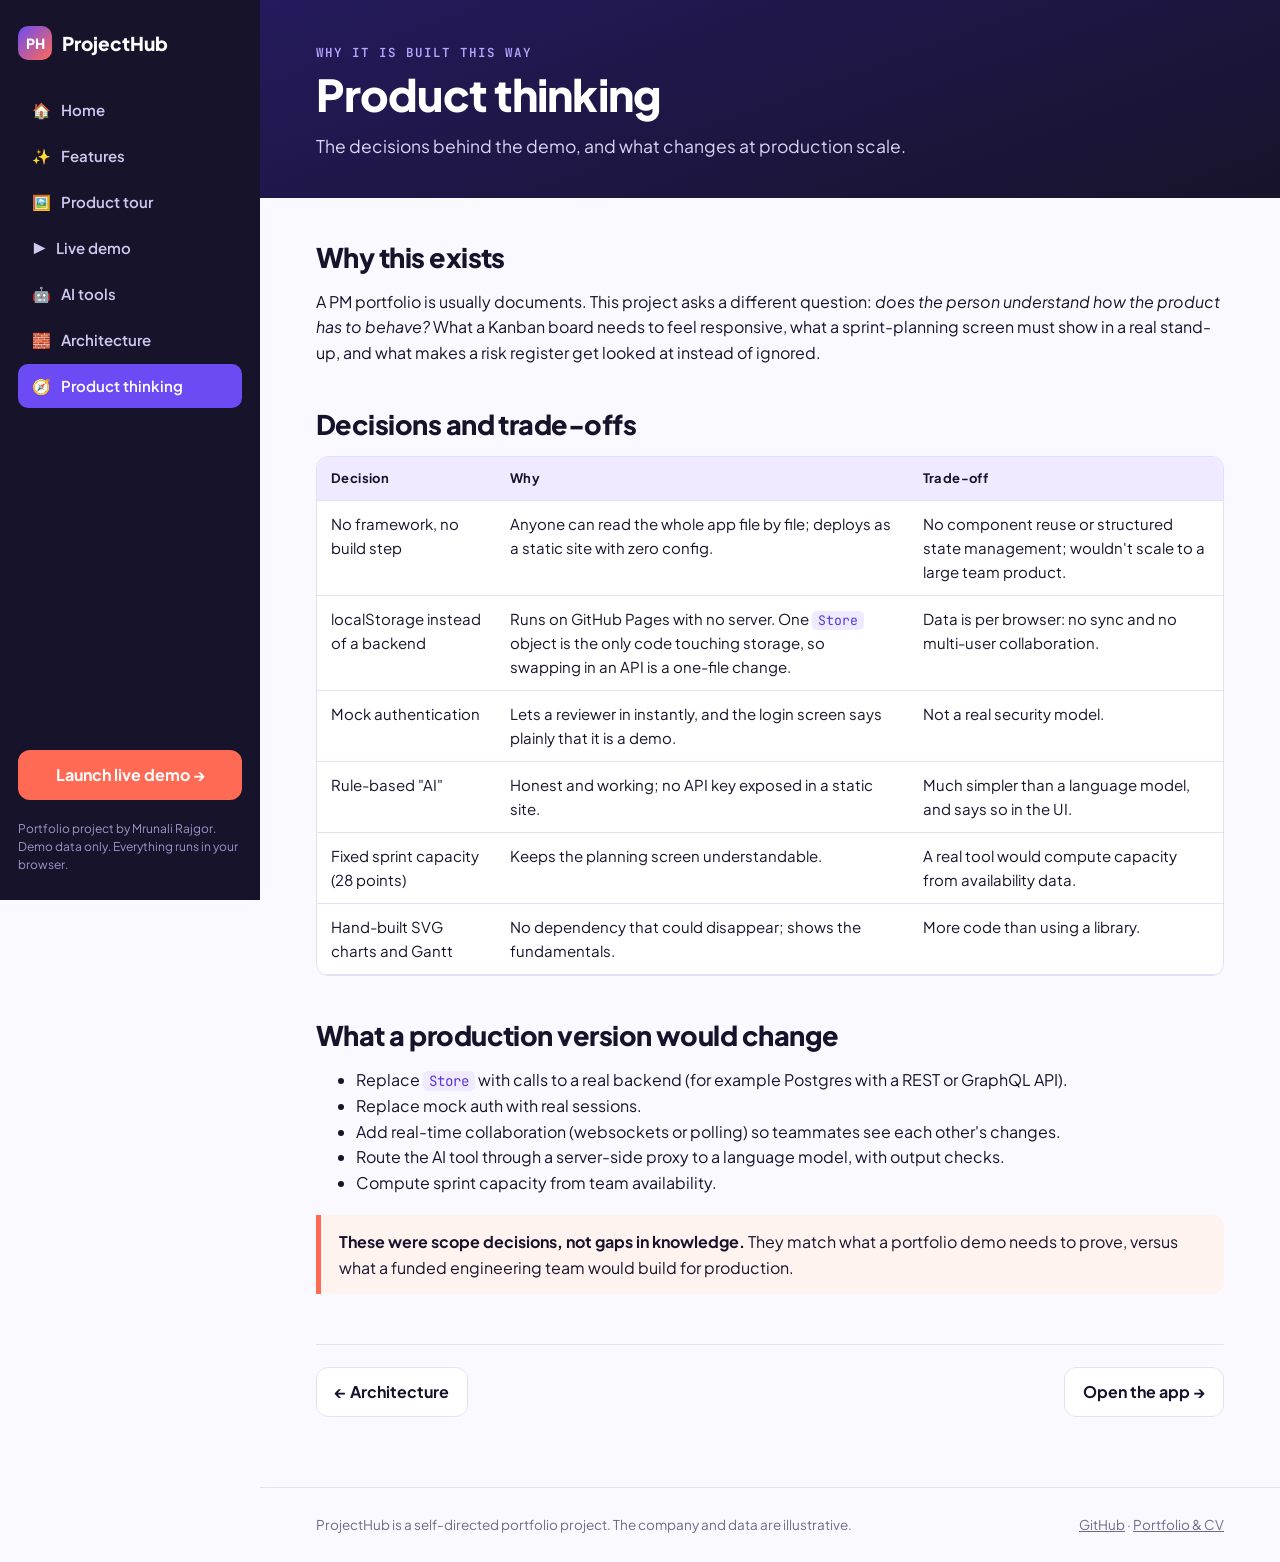
<file: product-thinking.html>
<!DOCTYPE html>
<html lang="en">
<head>
<meta charset="UTF-8">
<meta name="viewport" content="width=device-width, initial-scale=1.0">
<title>Product thinking | ProjectHub</title>
<meta name="description" content="ProjectHub is a working project management app (Kanban, sprints, Gantt, risks, team roles, KPI dashboard, AI meeting summary). Built with plain HTML, CSS and JavaScript.">
<link rel="preconnect" href="https://fonts.googleapis.com">
<link rel="preconnect" href="https://fonts.gstatic.com" crossorigin>
<link href="https://fonts.googleapis.com/css2?family=Plus+Jakarta+Sans:wght@400;500;600;700;800&family=JetBrains+Mono:wght@400;600&display=swap" rel="stylesheet">
<link rel="stylesheet" href="site.css">
</head>
<body>
<div class="shell">
<aside class="side">
  <a class="logo" href="index.html"><i>PH</i>ProjectHub</a>
  <nav aria-label="Site pages"><a href="index.html"><span aria-hidden="true">🏠</span>Home</a><a href="features.html"><span aria-hidden="true">✨</span>Features</a><a href="tour.html"><span aria-hidden="true">🖼️</span>Product tour</a><a href="demo.html"><span aria-hidden="true">▶️</span>Live demo</a><a href="ai-tools.html"><span aria-hidden="true">🤖</span>AI tools</a><a href="architecture.html"><span aria-hidden="true">🧱</span>Architecture</a><a href="product-thinking.html" aria-current="page"><span aria-hidden="true">🧭</span>Product thinking</a></nav>
  <a class="launch" href="app.html">Launch live demo &rarr;</a>
  <div class="meta">Portfolio project by Mrunali Rajgor.<br>Demo data only. Everything runs in your browser.</div>
</aside>
<div class="main">
<header class="pagehead"><div class="kicker">Why it is built this way</div><h1>Product thinking</h1><p>The decisions behind the demo, and what changes at production scale.</p></header><div class="page"><h2>Why this exists</h2><p>A PM portfolio is usually documents. This project asks a different question: <em>does the person understand how the product has to behave?</em> What a Kanban board needs to feel responsive, what a sprint-planning screen must show in a real stand-up, and what makes a risk register get looked at instead of ignored.</p><h2>Decisions and trade-offs</h2><table><thead><tr><th>Decision</th><th>Why</th><th>Trade-off</th></tr></thead><tbody><tr><td>No framework, no build step</td><td>Anyone can read the whole app file by file; deploys as a static site with zero config.</td><td>No component reuse or structured state management; wouldn't scale to a large team product.</td></tr><tr><td>localStorage instead of a backend</td><td>Runs on GitHub Pages with no server. One <code>Store</code> object is the only code touching storage, so swapping in an API is a one-file change.</td><td>Data is per browser: no sync and no multi-user collaboration.</td></tr><tr><td>Mock authentication</td><td>Lets a reviewer in instantly, and the login screen says plainly that it is a demo.</td><td>Not a real security model.</td></tr><tr><td>Rule-based "AI"</td><td>Honest and working; no API key exposed in a static site.</td><td>Much simpler than a language model, and says so in the UI.</td></tr><tr><td>Fixed sprint capacity (28 points)</td><td>Keeps the planning screen understandable.</td><td>A real tool would compute capacity from availability data.</td></tr><tr><td>Hand-built SVG charts and Gantt</td><td>No dependency that could disappear; shows the fundamentals.</td><td>More code than using a library.</td></tr></tbody></table><h2>What a production version would change</h2><ul><li>Replace <code>Store</code> with calls to a real backend (for example Postgres with a REST or GraphQL API).</li><li>Replace mock auth with real sessions.</li><li>Add real-time collaboration (websockets or polling) so teammates see each other's changes.</li><li>Route the AI tool through a server-side proxy to a language model, with output checks.</li><li>Compute sprint capacity from team availability.</li></ul><div class="note"><strong>These were scope decisions, not gaps in knowledge.</strong> They match what a portfolio demo needs to prove, versus what a funded engineering team would build for production.</div><div class="pager"><a href="architecture.html">&larr; Architecture</a><a href="app.html">Open the app &rarr;</a></div></div>
<footer><span>ProjectHub is a self-directed portfolio project. The company and data are illustrative.</span>
<span><a href="https://github.com/Mrunali121/projecthub" target="_blank" rel="noopener">GitHub</a> · <a href="https://mrunali121.github.io/" target="_blank" rel="noopener">Portfolio &amp; CV</a></span></footer>
</div>
</div>
</body>
</html>
</file>
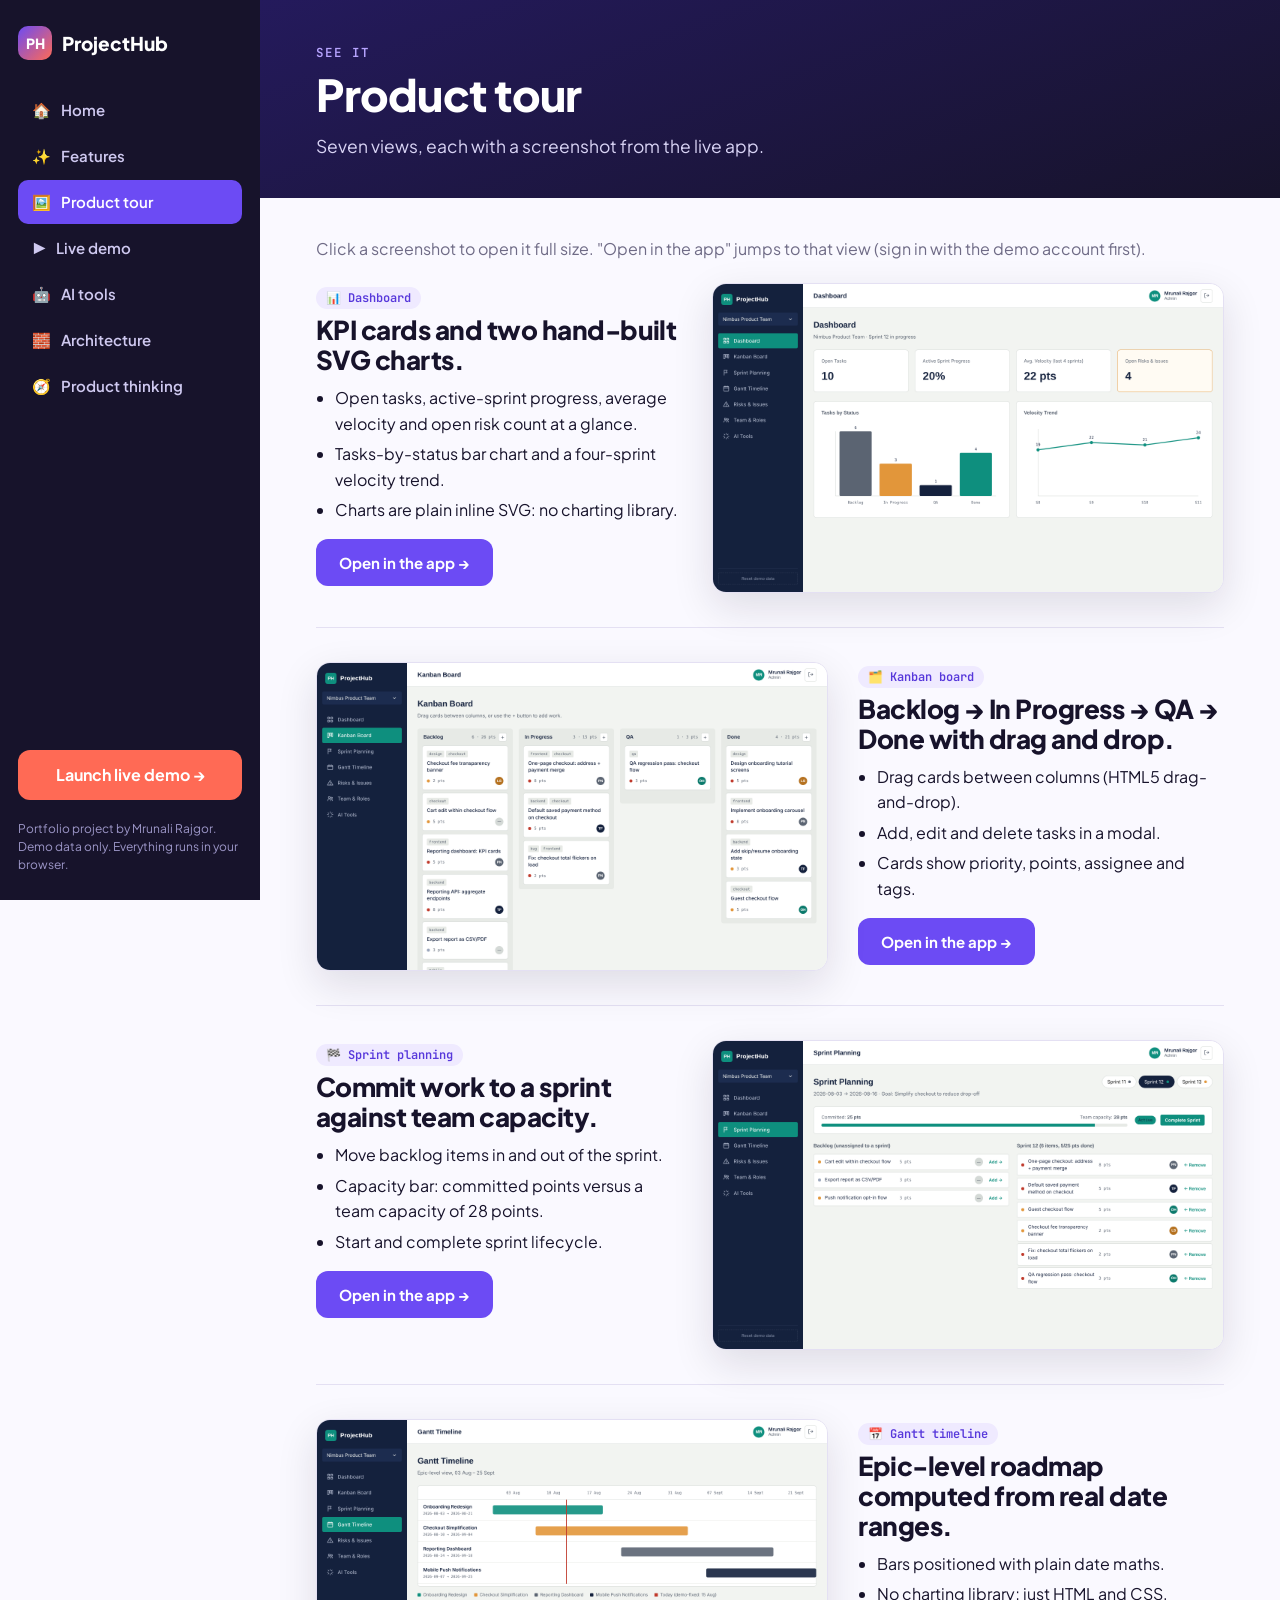
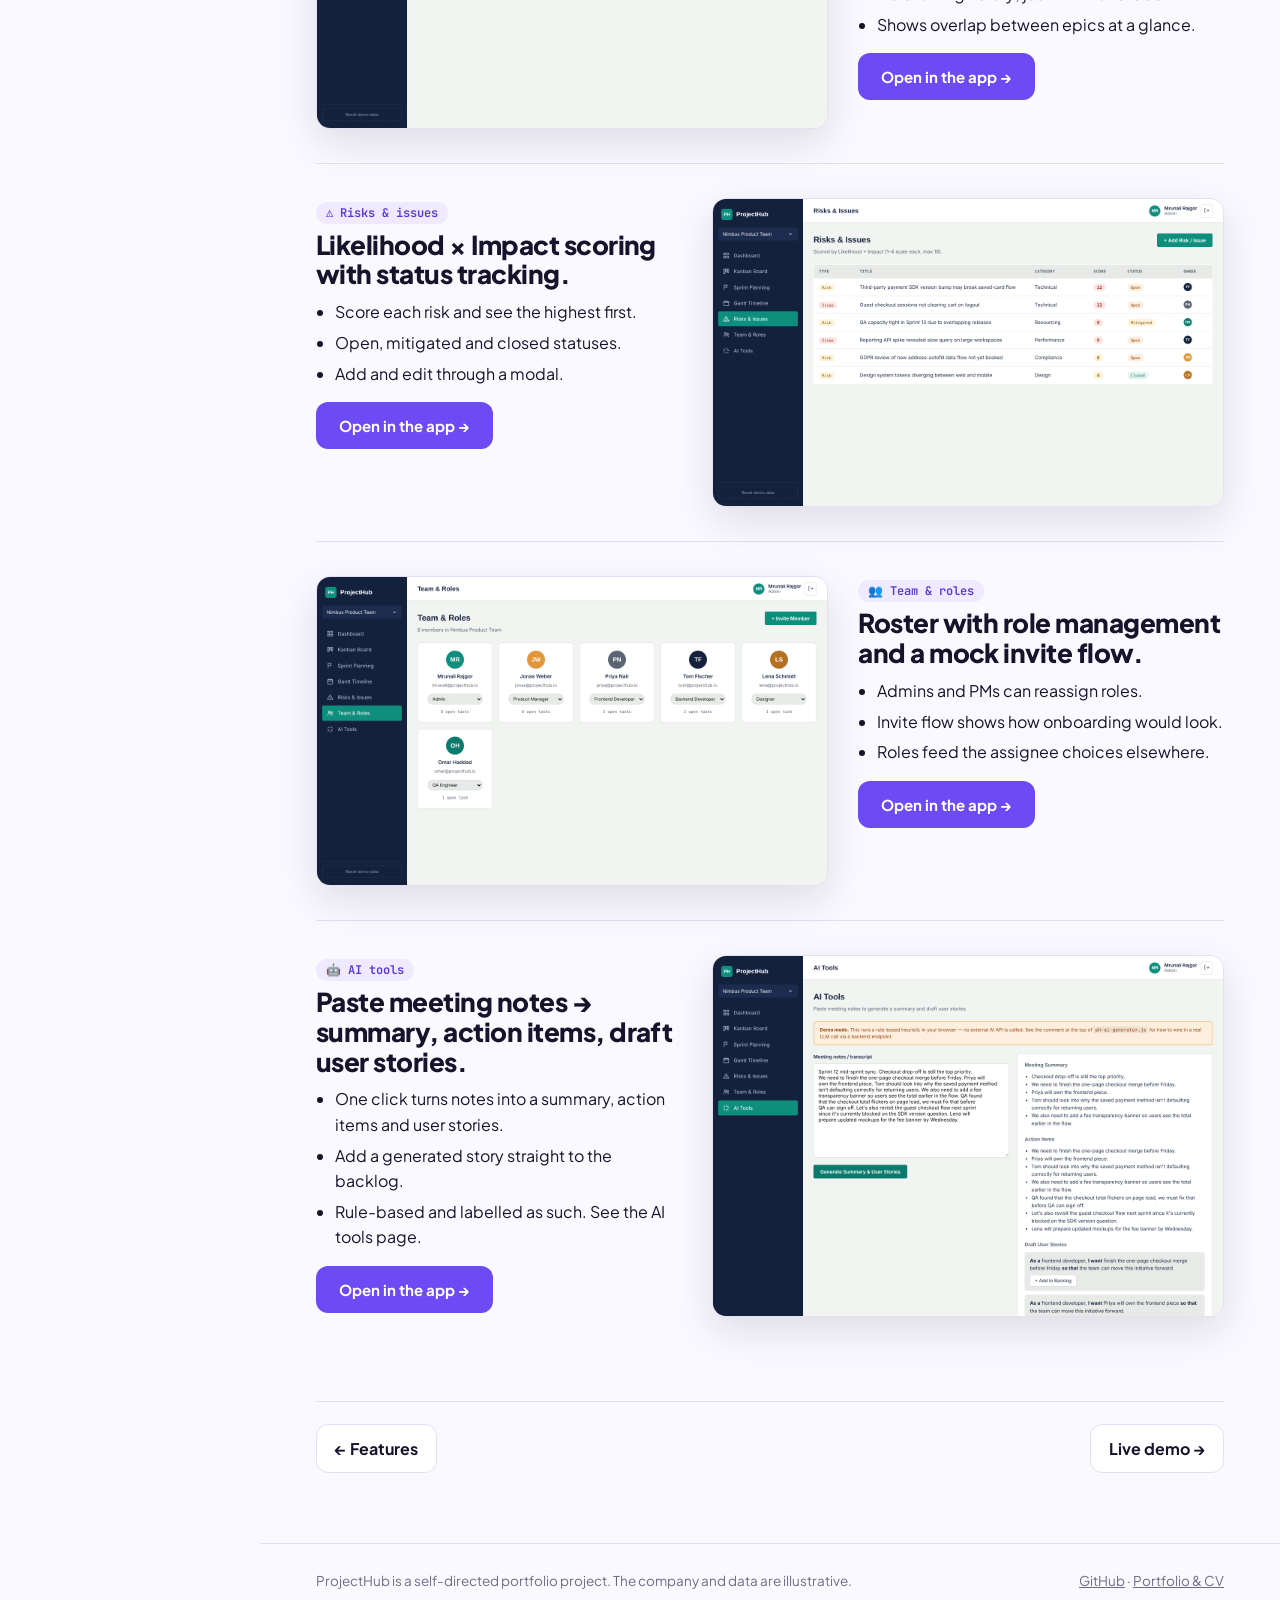
<file: tour.html>
<!DOCTYPE html>
<html lang="en">
<head>
<meta charset="UTF-8">
<meta name="viewport" content="width=device-width, initial-scale=1.0">
<title>Product tour | ProjectHub</title>
<meta name="description" content="ProjectHub is a working project management app (Kanban, sprints, Gantt, risks, team roles, KPI dashboard, AI meeting summary). Built with plain HTML, CSS and JavaScript.">
<link rel="preconnect" href="https://fonts.googleapis.com">
<link rel="preconnect" href="https://fonts.gstatic.com" crossorigin>
<link href="https://fonts.googleapis.com/css2?family=Plus+Jakarta+Sans:wght@400;500;600;700;800&family=JetBrains+Mono:wght@400;600&display=swap" rel="stylesheet">
<link rel="stylesheet" href="site.css">
</head>
<body>
<div class="shell">
<aside class="side">
  <a class="logo" href="index.html"><i>PH</i>ProjectHub</a>
  <nav aria-label="Site pages"><a href="index.html"><span aria-hidden="true">🏠</span>Home</a><a href="features.html"><span aria-hidden="true">✨</span>Features</a><a href="tour.html" aria-current="page"><span aria-hidden="true">🖼️</span>Product tour</a><a href="demo.html"><span aria-hidden="true">▶️</span>Live demo</a><a href="ai-tools.html"><span aria-hidden="true">🤖</span>AI tools</a><a href="architecture.html"><span aria-hidden="true">🧱</span>Architecture</a><a href="product-thinking.html"><span aria-hidden="true">🧭</span>Product thinking</a></nav>
  <a class="launch" href="app.html">Launch live demo &rarr;</a>
  <div class="meta">Portfolio project by Mrunali Rajgor.<br>Demo data only. Everything runs in your browser.</div>
</aside>
<div class="main">
<header class="pagehead"><div class="kicker">See it</div><h1>Product tour</h1><p>Seven views, each with a screenshot from the live app.</p></header><div class="page"><p class="section-sub">Click a screenshot to open it full size. "Open in the app" jumps to that view (sign in with the demo account first).</p><section class="tour" id="dashboard"><div><span class="tag">📊 Dashboard</span><h2>KPI cards and two hand-built SVG charts.</h2><ul><li>Open tasks, active-sprint progress, average velocity and open risk count at a glance.</li><li>Tasks-by-status bar chart and a four-sprint velocity trend.</li><li>Charts are plain inline SVG: no charting library.</li></ul><a class="btn violet" href="app.html#dashboard">Open in the app &rarr;</a></div><a class="shot" href="shot-dashboard.png" target="_blank" rel="noopener"><img src="shot-dashboard.png" alt="Dashboard screen of ProjectHub" loading="lazy"></a></section><section class="tour" id="kanban"><div><span class="tag">🗂️ Kanban board</span><h2>Backlog → In Progress → QA → Done with drag and drop.</h2><ul><li>Drag cards between columns (HTML5 drag-and-drop).</li><li>Add, edit and delete tasks in a modal.</li><li>Cards show priority, points, assignee and tags.</li></ul><a class="btn violet" href="app.html#board">Open in the app &rarr;</a></div><a class="shot" href="shot-kanban.png" target="_blank" rel="noopener"><img src="shot-kanban.png" alt="Kanban board screen of ProjectHub" loading="lazy"></a></section><section class="tour" id="sprints"><div><span class="tag">🏁 Sprint planning</span><h2>Commit work to a sprint against team capacity.</h2><ul><li>Move backlog items in and out of the sprint.</li><li>Capacity bar: committed points versus a team capacity of 28 points.</li><li>Start and complete sprint lifecycle.</li></ul><a class="btn violet" href="app.html#sprints">Open in the app &rarr;</a></div><a class="shot" href="shot-sprints.png" target="_blank" rel="noopener"><img src="shot-sprints.png" alt="Sprint planning screen of ProjectHub" loading="lazy"></a></section><section class="tour" id="gantt"><div><span class="tag">📅 Gantt timeline</span><h2>Epic-level roadmap computed from real date ranges.</h2><ul><li>Bars positioned with plain date maths.</li><li>No charting library; just HTML and CSS.</li><li>Shows overlap between epics at a glance.</li></ul><a class="btn violet" href="app.html#timeline">Open in the app &rarr;</a></div><a class="shot" href="shot-gantt.png" target="_blank" rel="noopener"><img src="shot-gantt.png" alt="Gantt timeline screen of ProjectHub" loading="lazy"></a></section><section class="tour" id="risks"><div><span class="tag">⚠️ Risks & issues</span><h2>Likelihood × Impact scoring with status tracking.</h2><ul><li>Score each risk and see the highest first.</li><li>Open, mitigated and closed statuses.</li><li>Add and edit through a modal.</li></ul><a class="btn violet" href="app.html#risks">Open in the app &rarr;</a></div><a class="shot" href="shot-risks.png" target="_blank" rel="noopener"><img src="shot-risks.png" alt="Risks & issues screen of ProjectHub" loading="lazy"></a></section><section class="tour" id="team"><div><span class="tag">👥 Team & roles</span><h2>Roster with role management and a mock invite flow.</h2><ul><li>Admins and PMs can reassign roles.</li><li>Invite flow shows how onboarding would look.</li><li>Roles feed the assignee choices elsewhere.</li></ul><a class="btn violet" href="app.html#team">Open in the app &rarr;</a></div><a class="shot" href="shot-team.png" target="_blank" rel="noopener"><img src="shot-team.png" alt="Team & roles screen of ProjectHub" loading="lazy"></a></section><section class="tour" id="ai"><div><span class="tag">🤖 AI tools</span><h2>Paste meeting notes → summary, action items, draft user stories.</h2><ul><li>One click turns notes into a summary, action items and user stories.</li><li>Add a generated story straight to the backlog.</li><li>Rule-based and labelled as such. See the AI tools page.</li></ul><a class="btn violet" href="app.html#ai-tools">Open in the app &rarr;</a></div><a class="shot" href="shot-ai.png" target="_blank" rel="noopener"><img src="shot-ai.png" alt="AI tools screen of ProjectHub" loading="lazy"></a></section><div class="pager"><a href="features.html">&larr; Features</a><a href="demo.html">Live demo &rarr;</a></div></div>
<footer><span>ProjectHub is a self-directed portfolio project. The company and data are illustrative.</span>
<span><a href="https://github.com/Mrunali121/projecthub" target="_blank" rel="noopener">GitHub</a> · <a href="https://mrunali121.github.io/" target="_blank" rel="noopener">Portfolio &amp; CV</a></span></footer>
</div>
</div>
</body>
</html>
</file>
<file: site.css>
:root{--ink:#17132B;--ink2:#3E3A57;--muted:#6F6B86;--violet:#6C4BF4;--violet-d:#5738DB;--violet-soft:#EFEAFF;--coral:#FF6A55;--coral-d:#E5513C;--mint:#16A37F;--bg:#FAF9FF;--card:#FFFFFF;--line:#E4E0F3;--side:#17132B;
--font:'Plus Jakarta Sans',system-ui,-apple-system,'Segoe UI',Arial,sans-serif;--mono:'JetBrains Mono',ui-monospace,Consolas,monospace}
*{box-sizing:border-box}html{scroll-behavior:smooth}
body{margin:0;background:var(--bg);color:var(--ink);font:16px/1.6 var(--font);-webkit-font-smoothing:antialiased}
a{color:var(--violet-d)}h1,h2,h3{line-height:1.15;margin:0;letter-spacing:-.02em}
:focus-visible{outline:3px solid var(--coral);outline-offset:2px}

/* ---- sidebar layout ---- */
.shell{display:grid;grid-template-columns:260px minmax(0,1fr);min-height:100vh}
.side{background:var(--side);color:#D9D4F5;padding:26px 18px;position:sticky;top:0;height:100vh;display:flex;flex-direction:column;gap:6px}
.logo{display:flex;align-items:center;gap:10px;color:#fff;text-decoration:none;font-weight:800;font-size:19px;margin-bottom:22px}
.logo i{width:34px;height:34px;border-radius:10px;background:linear-gradient(135deg,var(--violet),var(--coral));display:grid;place-items:center;font-style:normal;font-size:14px}
.side nav{display:flex;flex-direction:column;gap:2px}
.side nav a{color:#CFC9F0;text-decoration:none;padding:10px 14px;border-radius:10px;font-weight:600;font-size:15px;display:flex;gap:10px;align-items:center}
.side nav a:hover{background:#241E44;color:#fff}
.side nav a[aria-current=page]{background:var(--violet);color:#fff}
.side .launch{margin-top:auto;display:block;text-align:center;background:var(--coral);color:#fff;text-decoration:none;font-weight:700;padding:12px;border-radius:12px}
.side .launch:hover{background:var(--coral-d)}
.side .meta{font-size:12px;color:#9C96C7;margin-top:14px;line-height:1.5}
.main{min-width:0}

/* ---- hero ---- */
.hero{background:radial-gradient(1200px 500px at 85% -10%,#8E6CFF 0,transparent 60%),linear-gradient(160deg,#241A5C,#17132B 70%);color:#fff;padding:64px 56px 0;overflow:hidden}
.hero .kicker{display:inline-block;font-family:var(--mono);font-size:12.5px;letter-spacing:.08em;text-transform:uppercase;background:#ffffff1a;border:1px solid #ffffff33;padding:5px 12px;border-radius:99px}
.hero h1{font-size:clamp(36px,5vw,60px);margin:18px 0 14px;font-weight:800;max-width:14em}
.hero h1 em{font-style:normal;background:linear-gradient(90deg,#B7A4FF,#FF9C8D);-webkit-background-clip:text;background-clip:text;color:transparent}
.hero p.lead{font-size:19px;color:#D9D4F5;max-width:38em}
.cta{display:flex;gap:12px;flex-wrap:wrap;margin:26px 0 0}
.btn{display:inline-flex;align-items:center;gap:8px;font:700 15px var(--font);padding:13px 22px;border-radius:12px;text-decoration:none;border:1px solid transparent;cursor:pointer}
.btn.coral{background:var(--coral);color:#fff}.btn.coral:hover{background:var(--coral-d)}
.btn.line{border-color:#ffffff55;color:#fff}.btn.line:hover{background:#ffffff1a}
.btn.violet{background:var(--violet);color:#fff}.btn.violet:hover{background:var(--violet-d)}
.btn.outline{border-color:var(--violet);color:var(--violet-d);background:#fff}
.frame{margin:44px auto 0;max-width:980px;background:#fff;border-radius:16px 16px 0 0;box-shadow:0 30px 80px #0008;border:1px solid #ffffff33;border-bottom:0;overflow:hidden}
.frame .bar{background:#EFEDF8;padding:10px 14px;display:flex;gap:7px;align-items:center}
.frame .bar b{width:11px;height:11px;border-radius:50%;background:#C9C4E0}.frame .bar span{margin-left:10px;font:12px var(--mono);color:var(--muted)}
.frame img{display:block;width:100%}
.strip{display:grid;grid-template-columns:repeat(4,1fr);gap:1px;background:var(--line);border-bottom:1px solid var(--line)}
.strip div{background:#fff;padding:22px 26px}.strip b{display:block;font-size:30px;font-weight:800;color:var(--violet-d);line-height:1.1}.strip span{font-size:14px;color:var(--muted)}

/* ---- content ---- */
.page{padding:44px 56px 70px;max-width:1080px}
.pagehead{background:linear-gradient(160deg,#241A5C,#17132B);color:#fff;padding:44px 56px 38px}
.pagehead .kicker{font:600 12.5px var(--mono);letter-spacing:.08em;text-transform:uppercase;color:#B7A4FF}
.pagehead h1{font-size:clamp(30px,4vw,44px);margin-top:8px;font-weight:800}
.pagehead p{color:#D9D4F5;max-width:40em;margin:12px 0 0;font-size:17.5px}
h2{font-size:27px;font-weight:800;margin:44px 0 14px}h2:first-child{margin-top:0}h3{font-size:19px;margin:24px 0 6px}
.section-sub{color:var(--muted);margin:-6px 0 22px}
.grid{display:grid;grid-template-columns:repeat(auto-fill,minmax(250px,1fr));gap:18px}
.card{background:var(--card);border:1px solid var(--line);border-radius:16px;padding:22px;text-decoration:none;color:inherit;display:block;transition:transform .15s,box-shadow .15s,border-color .15s}
a.card:hover{transform:translateY(-3px);box-shadow:0 12px 30px #6c4bf426;border-color:var(--violet)}
.card .ico{width:40px;height:40px;border-radius:12px;background:var(--violet-soft);color:var(--violet-d);display:grid;place-items:center;font-size:19px;margin-bottom:12px}
.card h3{margin:0 0 6px;font-size:18px}.card p{margin:0;color:var(--ink2);font-size:15px}.card .go{display:block;margin-top:12px;font-weight:700;font-size:14px;color:var(--violet-d)}
.card.coral .ico{background:#FFE9E5;color:var(--coral-d)}
.tour{display:grid;grid-template-columns:minmax(0,5fr) minmax(0,7fr);gap:30px;align-items:start;padding:34px 0;border-top:1px solid var(--line)}
.tour:first-of-type{border-top:0;padding-top:0}.tour:nth-of-type(even){direction:rtl}.tour:nth-of-type(even)>*{direction:ltr}
.tour h2{margin:0 0 10px;font-size:26px}.tour ul{padding-left:1.2em;margin:10px 0 16px}.tour li{margin:5px 0}
.shot{display:block;border:1px solid var(--line);border-radius:14px;overflow:hidden;box-shadow:0 14px 40px #17132b1f;background:#fff}.shot img{display:block;width:100%}
.tag{display:inline-block;font:600 12px var(--mono);background:var(--violet-soft);color:var(--violet-d);padding:3px 10px;border-radius:99px;margin:0 6px 6px 0}
table{width:100%;border-collapse:collapse;background:#fff;border:1px solid var(--line);border-radius:12px;overflow:hidden;font-size:15px;margin:16px 0;display:block;overflow-x:auto}
th,td{padding:11px 14px;text-align:left;border-bottom:1px solid var(--line);vertical-align:top}th{background:var(--violet-soft);font-size:13px;letter-spacing:.03em;white-space:nowrap}
code{font:.88em var(--mono);background:var(--violet-soft);padding:1px 6px;border-radius:5px;color:var(--violet-d)}
pre{background:#17132B;color:#E8E4FF;padding:18px;border-radius:12px;overflow:auto;font:13.5px/1.6 var(--mono)}pre code{background:none;color:inherit;padding:0}
.note{border-left:5px solid var(--coral);background:#FFF3F0;padding:14px 18px;border-radius:0 12px 12px 0;margin:20px 0}
.note.ok{border-color:var(--mint);background:#E9F8F3}
.steps{counter-reset:s;list-style:none;padding:0;display:grid;gap:12px}
.steps li{counter-increment:s;background:#fff;border:1px solid var(--line);border-radius:14px;padding:14px 18px 14px 58px;position:relative}
.steps li::before{content:counter(s);position:absolute;left:16px;top:13px;width:28px;height:28px;border-radius:50%;background:var(--violet);color:#fff;display:grid;place-items:center;font-weight:800;font-size:14px}
.demo{border:1px solid var(--line);border-radius:16px;overflow:hidden;background:#fff;box-shadow:0 20px 50px #17132b22}
.demo iframe{display:block;width:100%;height:760px;border:0}
.pager{display:flex;justify-content:space-between;gap:12px;margin-top:50px;padding-top:22px;border-top:1px solid var(--line);flex-wrap:wrap}
.pager a{font-weight:700;text-decoration:none;border:1px solid var(--line);background:#fff;padding:11px 18px;border-radius:12px;color:var(--ink)}.pager a:hover{border-color:var(--violet);color:var(--violet-d)}
footer{padding:26px 56px;border-top:1px solid var(--line);color:var(--muted);font-size:13.5px;display:flex;justify-content:space-between;gap:12px;flex-wrap:wrap}
footer a{color:var(--muted)}

@media(max-width:980px){
  .shell{grid-template-columns:1fr}
  .side{position:sticky;top:0;z-index:30;height:auto;flex-direction:row;align-items:center;padding:8px 14px;gap:6px;overflow-x:auto}
  .logo{margin:0 8px 0 0;font-size:16px;white-space:nowrap}.side nav{flex-direction:row}.side nav a{white-space:nowrap;padding:8px 11px;font-size:14px}
  .side .launch{margin:0 0 0 6px;white-space:nowrap;padding:9px 14px}.side .meta{display:none}
  .hero,.page,.pagehead{padding-left:20px;padding-right:20px}.hero{padding-top:40px}
  .tour{grid-template-columns:1fr}.tour:nth-of-type(even){direction:ltr}.strip{grid-template-columns:repeat(2,1fr)}
  .demo iframe{height:640px}footer{padding:22px 20px}
}
@media(prefers-reduced-motion:reduce){*{transition:none!important;scroll-behavior:auto!important}}
</file>
<file: app.css>
:root{
  --ink:#14213D; --paper:#F2F4F1; --paper-dim:#E7EAE6;
  --teal:#0E8F7E; --amber:#E2963A; --slate:#5B6472; --line:#D4D9D6; --white:#FFFFFF;
  --danger:#C0392B; --sidebar-w:240px;
}
*{box-sizing:border-box;}
html,body{height:100%;}
body{
  margin:0; background:var(--paper); color:var(--ink);
  font-family:'Inter',sans-serif; line-height:1.5; -webkit-font-smoothing:antialiased;
}
h1,h2,h3{font-family:'Space Grotesk',sans-serif; margin:0; letter-spacing:-0.01em;}
.mono{font-family:'IBM Plex Mono',monospace;}
button{font-family:inherit; cursor:pointer;}
input,select,textarea{font-family:inherit;}
a{color:inherit;}
[hidden]{display:none !important;}

.icon{width:18px;height:18px;flex-shrink:0;}
.icon-sm{width:15px;height:15px;}

/* ---------------- LOGIN SCREEN ---------------- */
.login-screen{
  min-height:100vh; display:flex; align-items:center; justify-content:center;
  background:var(--ink); padding:24px;
}
.login-card{
  background:var(--paper); width:100%; max-width:400px; padding:40px 36px;
  border-radius:4px;
}
.login-brand{display:flex; align-items:center; gap:10px; margin-bottom:28px;}
.login-brand .brand-mark{
  width:36px;height:36px;border-radius:6px;background:var(--teal);color:#fff;
  display:flex;align-items:center;justify-content:center;font-family:'Space Grotesk',sans-serif;
  font-weight:700;font-size:14px;
}
.login-brand .brand-name{font-family:'Space Grotesk',sans-serif;font-weight:700;font-size:19px;}
.login-card h1{font-size:24px;margin-bottom:6px;}
.login-sub{color:var(--slate);font-size:14px;margin:0 0 26px;}
.login-form label{display:block;font-size:12.5px;font-weight:600;margin-bottom:6px;color:var(--ink);}
.login-form input{
  width:100%;padding:11px 12px;margin-bottom:16px;border:1px solid var(--line);
  border-radius:3px;font-size:14px;background:var(--white);
}
.login-form input:focus{outline:2px solid var(--teal);outline-offset:1px;}
.login-error{
  background:#FCEFDD;border:1px solid var(--amber);color:#92400e;
  padding:9px 12px;border-radius:3px;font-size:12.5px;margin-bottom:14px;
}
.btn-full{width:100%;}
.login-demo{
  margin-top:14px;width:100%;background:none;border:1px dashed var(--line);
  padding:10px;border-radius:3px;font-size:12.5px;color:var(--slate);
}
.login-demo:hover{border-color:var(--teal);color:var(--teal);}
.login-footnote{margin-top:22px;font-size:11.5px;color:var(--slate);line-height:1.5;}

/* ---------------- APP SHELL ---------------- */
#app-shell{display:flex;min-height:100vh;}
.sidebar{
  width:var(--sidebar-w);flex-shrink:0;background:var(--ink);color:var(--paper);
  display:flex;flex-direction:column;padding:20px 14px;position:relative;
}
.brand{display:flex;align-items:center;gap:10px;padding:6px 8px 20px;}
.brand-mark{
  width:30px;height:30px;border-radius:6px;background:var(--teal);color:#fff;
  display:flex;align-items:center;justify-content:center;font-family:'Space Grotesk',sans-serif;
  font-weight:700;font-size:12px;
}
.brand-name{font-family:'Space Grotesk',sans-serif;font-weight:700;font-size:16px;color:#fff;}

.workspace-switch{
  width:100%;display:flex;align-items:center;justify-content:space-between;
  background:#1C2C4F;border:none;color:var(--paper);padding:10px 12px;border-radius:4px;
  font-size:12.5px;margin-bottom:6px;
}
.workspace-switch:hover{background:#233661;}
.ws-menu{
  position:absolute;top:96px;left:14px;right:14px;background:var(--white);border-radius:4px;
  overflow:hidden;box-shadow:0 8px 24px rgba(0,0,0,0.25);z-index:20;
}
.ws-menu-item{
  display:block;width:100%;text-align:left;padding:10px 14px;border:none;background:none;
  color:var(--ink);font-size:12.5px;
}
.ws-menu-item:hover{background:var(--paper-dim);}

.nav{display:flex;flex-direction:column;gap:2px;margin-top:14px;flex:1;}
.nav-item{
  display:flex;align-items:center;gap:11px;padding:10px 12px;border-radius:4px;
  color:#B8C0D4;text-decoration:none;font-size:13.5px;
}
.nav-item:hover{background:#1C2C4F;color:#fff;}
.nav-item.active{background:var(--teal);color:#fff;}

.sidebar-footer{padding-top:10px;border-top:1px solid #263353;}
.reset-demo{
  width:100%;background:none;border:1px dashed #3A4560;color:#8B96AE;
  padding:8px;border-radius:3px;font-size:11px;
}
.reset-demo:hover{border-color:var(--amber);color:var(--amber);}

.main-col{flex:1;display:flex;flex-direction:column;min-width:0;}
.topbar{
  height:64px;flex-shrink:0;display:flex;align-items:center;justify-content:space-between;
  padding:0 28px;border-bottom:1px solid var(--line);background:var(--white);
}
.topbar-title{font-family:'Space Grotesk',sans-serif;font-weight:600;font-size:17px;}
.topbar-user{display:flex;align-items:center;gap:10px;}
.topbar-user-info{display:flex;flex-direction:column;line-height:1.25;}
.topbar-user-name{font-size:12.5px;font-weight:600;}
.topbar-user-role{font-size:11px;color:var(--slate);}
.logout-btn{background:none;border:1px solid var(--line);border-radius:4px;padding:7px;color:var(--slate);}
.logout-btn:hover{border-color:var(--danger);color:var(--danger);}

.view{flex:1;padding:28px;overflow-y:auto;}
.view-header{display:flex;justify-content:space-between;align-items:flex-start;margin-bottom:24px;flex-wrap:wrap;gap:14px;}
.view-header h2{font-size:22px;}
.view-sub{margin:6px 0 0;color:var(--slate);font-size:13px;}

.avatar{
  width:30px;height:30px;border-radius:50%;display:flex;align-items:center;justify-content:center;
  color:#fff;font-size:11.5px;font-weight:700;font-family:'Space Grotesk',sans-serif;flex-shrink:0;
}
.avatar-xs{width:22px;height:22px;font-size:9.5px;}
.avatar-lg{width:48px;height:48px;font-size:16px;}
.avatar-empty{background:var(--line) !important;color:var(--slate);}

/* ---------------- BUTTONS ---------------- */
.btn-primary{
  background:var(--teal);color:#fff;border:none;padding:10px 18px;border-radius:4px;
  font-size:13px;font-weight:600;
}
.btn-primary:hover{background:#0B7A6C;}
.btn-secondary{background:var(--white);border:1px solid var(--line);color:var(--ink);padding:10px 16px;border-radius:4px;font-size:13px;}
.btn-secondary:hover{border-color:var(--teal);color:var(--teal);}
.btn-danger{background:none;border:1px solid var(--danger);color:var(--danger);padding:9px 14px;border-radius:4px;font-size:12.5px;}
.btn-danger:hover{background:var(--danger);color:#fff;}
.btn-sm{padding:7px 12px;font-size:12px;}

/* ---------------- KANBAN ---------------- */
.kanban-board{display:grid;grid-template-columns:repeat(4,1fr);gap:16px;align-items:start;}
.kanban-col{background:var(--paper-dim);border-radius:6px;padding:12px;min-height:200px;}
.kanban-col-head{display:flex;align-items:center;gap:8px;margin-bottom:12px;padding:0 4px;}
.kanban-col-title{font-weight:600;font-size:13.5px;flex:1;}
.kanban-col-count{font-family:'IBM Plex Mono',monospace;font-size:10.5px;color:var(--slate);}
.add-task-btn{
  width:22px;height:22px;border-radius:4px;border:1px solid var(--line);background:var(--white);
  color:var(--slate);font-size:15px;line-height:1;display:flex;align-items:center;justify-content:center;
}
.add-task-btn:hover{border-color:var(--teal);color:var(--teal);}
.kanban-col-body{display:flex;flex-direction:column;gap:8px;min-height:60px;}
.kanban-col-body.drop-hover{background:rgba(14,143,126,0.08);border-radius:6px;}

.kanban-card{
  background:var(--white);border:1px solid var(--line);border-radius:6px;padding:12px;
  cursor:grab;transition:box-shadow .12s ease, border-color .12s ease;
}
.kanban-card:hover{border-color:var(--teal);box-shadow:0 2px 8px rgba(20,33,61,0.08);}
.kanban-card.dragging{opacity:0.4;}
.card-tags{display:flex;gap:5px;margin-bottom:6px;flex-wrap:wrap;}
.card-tag{
  font-family:'IBM Plex Mono',monospace;font-size:9.5px;background:var(--paper-dim);
  color:var(--slate);padding:2px 6px;border-radius:3px;
}
.card-title{font-size:13px;font-weight:500;margin-bottom:10px;line-height:1.4;}
.card-footer{display:flex;align-items:center;gap:8px;}
.card-points{font-family:'IBM Plex Mono',monospace;font-size:10.5px;color:var(--slate);flex:1;}

.priority-dot{width:8px;height:8px;border-radius:50%;flex-shrink:0;}
.priority-low{background:#9BA6BC;}
.priority-medium{background:var(--amber);}
.priority-high{background:var(--danger);}

/* ---------------- MODAL ---------------- */
.modal-backdrop{
  position:fixed;inset:0;background:rgba(20,33,61,0.55);display:flex;align-items:center;
  justify-content:center;z-index:100;padding:20px;
}
.modal{background:var(--white);border-radius:8px;width:100%;max-width:440px;max-height:90vh;overflow-y:auto;}
.modal-head{display:flex;justify-content:space-between;align-items:center;padding:18px 22px;border-bottom:1px solid var(--line);}
.modal-head h3{font-size:16px;}
.modal-close{background:none;border:none;font-size:22px;color:var(--slate);line-height:1;}
.modal-body{padding:20px 22px;}
.modal-body label{display:block;font-size:12px;font-weight:600;margin-bottom:14px;color:var(--ink);}
.modal-body input, .modal-body select, .modal-body textarea{
  width:100%;margin-top:6px;padding:9px 10px;border:1px solid var(--line);border-radius:4px;font-size:13.5px;
}
.form-row{display:grid;grid-template-columns:1fr 1fr;gap:14px;}
.modal-actions{display:flex;justify-content:space-between;align-items:center;margin-top:6px;}
.modal-note{font-size:12px;color:var(--slate);background:var(--paper-dim);padding:9px 11px;border-radius:4px;margin-bottom:16px;}

/* ---------------- SPRINTS ---------------- */
.sprint-tabs{display:flex;gap:6px;flex-wrap:wrap;}
.sprint-tab{
  background:var(--white);border:1px solid var(--line);padding:8px 14px;border-radius:20px;
  font-size:12.5px;display:flex;align-items:center;gap:7px;
}
.sprint-tab.active{border-color:var(--ink);background:var(--ink);color:#fff;}
.sprint-status-dot{width:7px;height:7px;border-radius:50%;}
.status-active{background:var(--teal);}
.status-planned{background:var(--amber);}
.status-completed{background:var(--slate);}
.status-open{background:#FCEFDD;color:#92400e;}
.status-mitigated{background:#FEF3D6;color:#8A5217;}
.status-closed{background:#E3F3EF;color:#0B7A6C;}

.sprint-summary{
  display:flex;justify-content:space-between;align-items:center;background:var(--white);
  border:1px solid var(--line);border-radius:6px;padding:18px 20px;margin-bottom:22px;gap:20px;flex-wrap:wrap;
}
.capacity-bar-wrap{flex:1;min-width:220px;}
.capacity-labels{display:flex;justify-content:space-between;font-size:12px;color:var(--slate);margin-bottom:8px;}
.capacity-bar{height:8px;background:var(--paper-dim);border-radius:4px;overflow:hidden;}
.capacity-fill{height:100%;background:var(--teal);}
.capacity-fill.over{background:var(--danger);}
.capacity-warning{color:var(--danger);font-size:11.5px;margin:6px 0 0;}
.sprint-actions{display:flex;align-items:center;gap:12px;}
.badge{
  font-family:'IBM Plex Mono',monospace;font-size:10.5px;padding:4px 9px;border-radius:12px;
  text-transform:capitalize;
}

.sprint-columns{display:grid;grid-template-columns:1fr 1fr;gap:20px;}
.sprint-col h3{font-size:13.5px;margin-bottom:12px;color:var(--slate);}
.sprint-task-list{display:flex;flex-direction:column;gap:6px;}
.sprint-row{
  display:flex;align-items:center;gap:10px;background:var(--white);border:1px solid var(--line);
  border-radius:5px;padding:9px 11px;
}
.sprint-row-title{flex:1;font-size:12.5px;}
.row-action-btn{background:none;border:none;color:var(--teal);font-size:11.5px;font-weight:600;white-space:nowrap;}
.empty-note{color:var(--slate);font-size:12.5px;font-style:italic;}

/* ---------------- GANTT ---------------- */
.gantt-wrap{background:var(--white);border:1px solid var(--line);border-radius:6px;overflow-x:auto;padding-bottom:6px;}
.gantt-header{display:flex;border-bottom:1px solid var(--line);min-width:700px;}
.gantt-label-col{width:200px;flex-shrink:0;}
.gantt-weeks{flex:1;display:flex;padding:10px 0;}
.gantt-week-tick{flex:1;font-family:'IBM Plex Mono',monospace;font-size:10px;color:var(--slate);text-align:center;}
.gantt-body{position:relative;min-width:700px;}
.gantt-row{display:flex;align-items:center;border-bottom:1px solid var(--paper-dim);min-height:56px;}
.gantt-label-col{padding:8px 14px;display:flex;flex-direction:column;justify-content:center;gap:2px;}
.gantt-epic-name{font-size:12.5px;font-weight:600;}
.gantt-epic-dates{font-family:'IBM Plex Mono',monospace;font-size:9.5px;color:var(--slate);}
.gantt-track{flex:1;position:relative;height:24px;}
.gantt-bar{position:absolute;top:0;height:24px;border-radius:4px;opacity:0.9;}
.gantt-today-line{position:absolute;top:0;bottom:0;width:2px;background:var(--danger);z-index:5;}
.gantt-legend{display:flex;gap:18px;flex-wrap:wrap;margin-top:14px;}
.legend-item{display:flex;align-items:center;gap:6px;font-size:11.5px;color:var(--slate);}
.legend-dot{width:9px;height:9px;border-radius:2px;}
.legend-today{width:9px;height:9px;background:var(--danger);border-radius:1px;}

/* ---------------- RISKS ---------------- */
.risk-table{width:100%;border-collapse:collapse;background:var(--white);border:1px solid var(--line);border-radius:6px;overflow:hidden;}
.risk-table th{
  text-align:left;font-family:'IBM Plex Mono',monospace;font-size:10.5px;text-transform:uppercase;
  letter-spacing:0.04em;color:var(--slate);background:var(--paper-dim);padding:10px 14px;
}
.risk-table td{padding:12px 14px;border-top:1px solid var(--paper-dim);font-size:13px;}
.risk-row{cursor:pointer;}
.risk-row:hover{background:var(--paper-dim);}
.risk-title-cell{max-width:320px;}
.type-badge{
  font-family:'IBM Plex Mono',monospace;font-size:10px;padding:3px 8px;border-radius:3px;text-transform:capitalize;
}
.type-risk{background:#FEF3D6;color:#8A5217;}
.type-issue{background:#FCE4E1;color:#9B2C1F;}
.score-pill{
  font-family:'IBM Plex Mono',monospace;font-size:11.5px;font-weight:700;padding:3px 9px;border-radius:12px;
}
.score-high{background:#FCE4E1;color:#9B2C1F;}
.score-med{background:#FEF3D6;color:#8A5217;}
.score-low{background:#E3F3EF;color:#0B7A6C;}

/* ---------------- TEAM ---------------- */
.team-grid{display:grid;grid-template-columns:repeat(auto-fill, minmax(200px, 1fr));gap:16px;}
.team-card{
  background:var(--white);border:1px solid var(--line);border-radius:8px;padding:20px;
  display:flex;flex-direction:column;align-items:center;text-align:center;gap:6px;
}
.team-card-name{font-weight:600;font-size:13.5px;margin-top:4px;}
.team-card-email{font-size:11.5px;color:var(--slate);}
.role-select{
  margin-top:8px;font-size:11.5px;padding:5px 8px;border:1px solid var(--line);border-radius:12px;
  background:var(--paper-dim);
}
.role-badge{background:var(--paper-dim);color:var(--ink);}
.team-card-stat{font-family:'IBM Plex Mono',monospace;font-size:10.5px;color:var(--slate);margin-top:6px;}

/* ---------------- DASHBOARD ---------------- */
.kpi-grid{display:grid;grid-template-columns:repeat(4,1fr);gap:16px;margin-bottom:24px;}
.kpi-card{background:var(--white);border:1px solid var(--line);border-radius:8px;padding:20px;}
.kpi-card.kpi-warning{border-color:var(--amber);background:#FFFBF3;}
.kpi-label{display:block;font-size:12px;color:var(--slate);margin-bottom:8px;}
.kpi-value{font-family:'Space Grotesk',sans-serif;font-size:30px;font-weight:700;}
.chart-grid{display:grid;grid-template-columns:1fr 1fr;gap:16px;}
.chart-card{background:var(--white);border:1px solid var(--line);border-radius:8px;padding:20px;}
.chart-card h3{font-size:13.5px;margin-bottom:12px;color:var(--slate);}
.mini-chart{width:100%;height:auto;}
.chart-val{font-family:'IBM Plex Mono',monospace;font-size:10px;fill:var(--ink);}
.chart-axis-label{font-family:'IBM Plex Mono',monospace;font-size:9.5px;fill:var(--slate);}

/* ---------------- AI TOOLS ---------------- */
.demo-banner{
  background:#FCEFDD;border:1px solid var(--amber);color:#92400e;padding:12px 16px;
  border-radius:6px;font-size:12.5px;margin-bottom:22px;line-height:1.5;
}
.demo-banner code{background:rgba(0,0,0,0.06);padding:1px 5px;border-radius:3px;}
.ai-layout{display:grid;grid-template-columns:1fr 1fr;gap:20px;align-items:start;}
.ai-input-col label{display:block;font-size:12.5px;font-weight:600;margin-bottom:8px;}
.ai-input-col textarea{
  width:100%;padding:12px;border:1px solid var(--line);border-radius:6px;font-size:13px;
  resize:vertical;margin-bottom:14px;font-family:'Inter',sans-serif;
}
.ai-output-col{background:var(--white);border:1px solid var(--line);border-radius:8px;padding:20px;min-height:300px;}
.ai-section{margin-bottom:22px;}
.ai-section:last-child{margin-bottom:0;}
.ai-section h3{font-size:13.5px;color:var(--slate);margin-bottom:10px;}
.ai-section ul{margin:0;padding-left:18px;font-size:13px;line-height:1.6;}
.story-card{background:var(--paper-dim);border-radius:6px;padding:12px 14px;margin-bottom:10px;}
.story-card p{margin:0 0 8px;font-size:13px;line-height:1.55;}

/* ---------------- RESPONSIVE ---------------- */
@media (max-width:1000px){
  .kanban-board{grid-template-columns:repeat(2,1fr);}
  .kpi-grid{grid-template-columns:repeat(2,1fr);}
  .chart-grid, .sprint-columns, .ai-layout{grid-template-columns:1fr;}
}
@media (max-width:720px){
  :root{--sidebar-w:76px;}
  .brand-name, .nav-item span, .ws-label, .reset-demo, .topbar-user-info{display:none;}
  .nav-item{justify-content:center;}
  .kanban-board{grid-template-columns:1fr;}
  .kpi-grid{grid-template-columns:1fr;}
  .form-row{grid-template-columns:1fr;}
}
</file>
